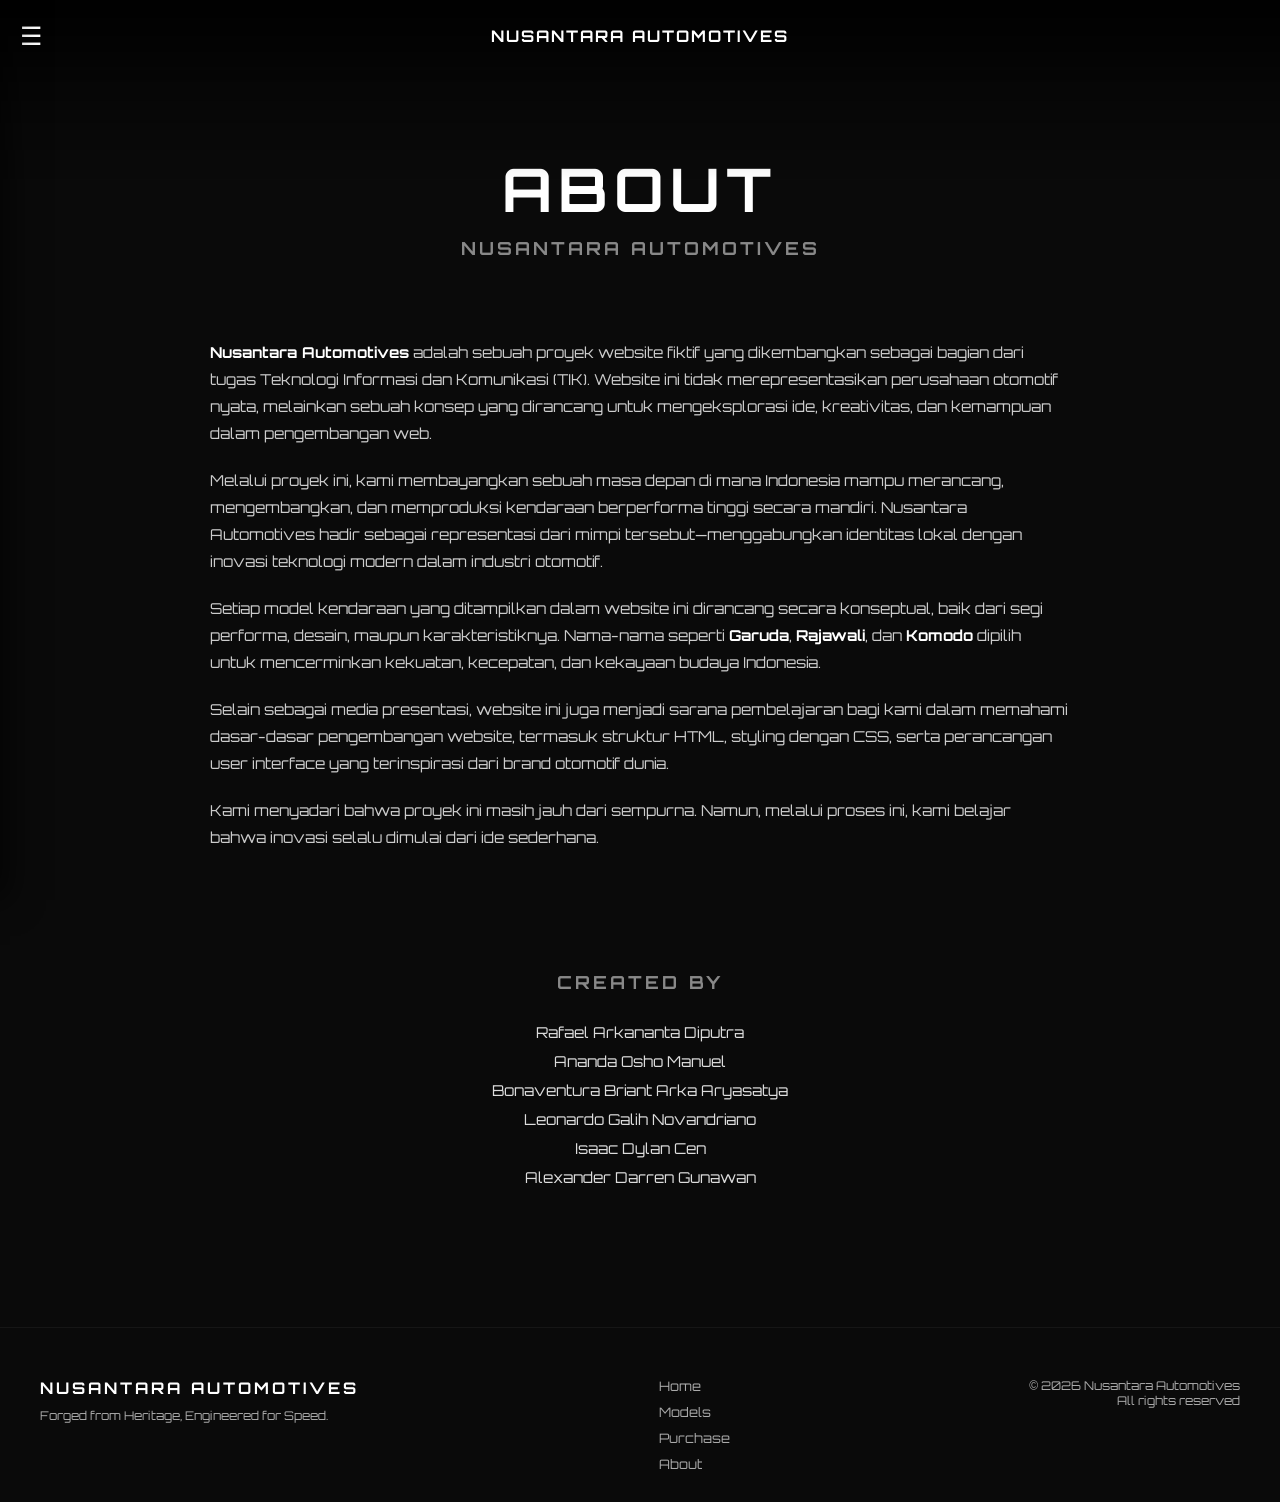
<file: About.html>
<!DOCTYPE html>
<html lang="en">
<head>
  <meta charset="UTF-8">
  <title>About - Nusantara Automotives</title>

  <link rel="stylesheet" href="style.css">
  <link href="https://fonts.googleapis.com/css2?family=Orbitron:wght@400;700&display=swap" rel="stylesheet">
</head>

<div class="top-gradient"></div>
<body class="about-page">

<body>

<!-- NAVBAR -->
<header class="navbar">

  <div class="menu-btn" onclick="openMenu()">☰</div>

  <div class="logo">
    <span>NUSANTARA AUTOMOTIVES</span>
  </div>

</header>

<!--Sidebar menu-->
<div id="sidebar" class="sidebar">

  <span class="close-btn" onclick="closeMenu()">&times;</span>

  <a href="index.html">Home</a>
  <a href="models.html">Models Overview</a>
  <a href="Buy.html">Purchase</a>
  <a href="About.html">About</a>

</div>

<div id="overlay" class="overlay" onclick="closeMenu()"></div>

<script>
function openMenu() {
  document.getElementById("sidebar").classList.add("active");
  document.getElementById("overlay").classList.add("active");
}

function closeMenu() {
  document.getElementById("sidebar").classList.remove("active");
  document.getElementById("overlay").classList.remove("active");
}
</script>

<!-- HERO -->
<section class="about-hero">
  <h1>ABOUT</h1>
  <h2>NUSANTARA AUTOMOTIVES</h2>
</section>

<!-- CONTENT -->
<section class="about-content">

  <div class="about-text">
    <p>
      <strong>Nusantara Automotives</strong> adalah sebuah proyek website fiktif yang dikembangkan sebagai bagian dari tugas Teknologi Informasi dan Komunikasi (TIK). Website ini tidak merepresentasikan perusahaan otomotif nyata, melainkan sebuah konsep yang dirancang untuk mengeksplorasi ide, kreativitas, dan kemampuan dalam pengembangan web.
    </p>

    <p>
      Melalui proyek ini, kami membayangkan sebuah masa depan di mana Indonesia mampu merancang, mengembangkan, dan memproduksi kendaraan berperforma tinggi secara mandiri. Nusantara Automotives hadir sebagai representasi dari mimpi tersebut—menggabungkan identitas lokal dengan inovasi teknologi modern dalam industri otomotif.
    </p>

    <p>
      Setiap model kendaraan yang ditampilkan dalam website ini dirancang secara konseptual, baik dari segi performa, desain, maupun karakteristiknya. Nama-nama seperti <strong>Garuda</strong>, <strong>Rajawali</strong>, dan <strong>Komodo</strong> dipilih untuk mencerminkan kekuatan, kecepatan, dan kekayaan budaya Indonesia.
    </p>

    <p>
      Selain sebagai media presentasi, website ini juga menjadi sarana pembelajaran bagi kami dalam memahami dasar-dasar pengembangan website, termasuk struktur HTML, styling dengan CSS, serta perancangan user interface yang terinspirasi dari brand otomotif dunia.
    </p>

    <p>
      Kami menyadari bahwa proyek ini masih jauh dari sempurna. Namun, melalui proses ini, kami belajar bahwa inovasi selalu dimulai dari ide sederhana.
    </p>
  </div>

</section>

<!-- TEAM -->
<section class="team-section">

  <h3>CREATED BY</h3>

  <div class="team-list">
    <p>Rafael Arkananta Diputra</p>
    <p>Ananda Osho Manuel</p>
    <p>Bonaventura Briant Arka Aryasatya</p>
    <p>Leonardo Galih Novandriano</p>
    <p>Isaac Dylan Cen</p>
    <p>Alexander Darren Gunawan</p>
  </div>

</section>

<!-- FOOTER -->
<footer class="footer">

  <div class="footer-content">

    <div class="footer-left">
      <h2>NUSANTARA AUTOMOTIVES</h2>
      <p>Forged from Heritage, Engineered for Speed.</p>
    </div>

    <div class="footer-links">
      <a href="index.html">Home</a>
      <a href="models.html">Models</a>
      <a href="Buy.html">Purchase</a>
      <a href="About.html">About</a>
    </div>

    <div class="footer-right">
      <p>© 2026 Nusantara Automotives</p>
      <p>All rights reserved</p>
    </div>

  </div>

</footer>


</body>
</html>
</file>
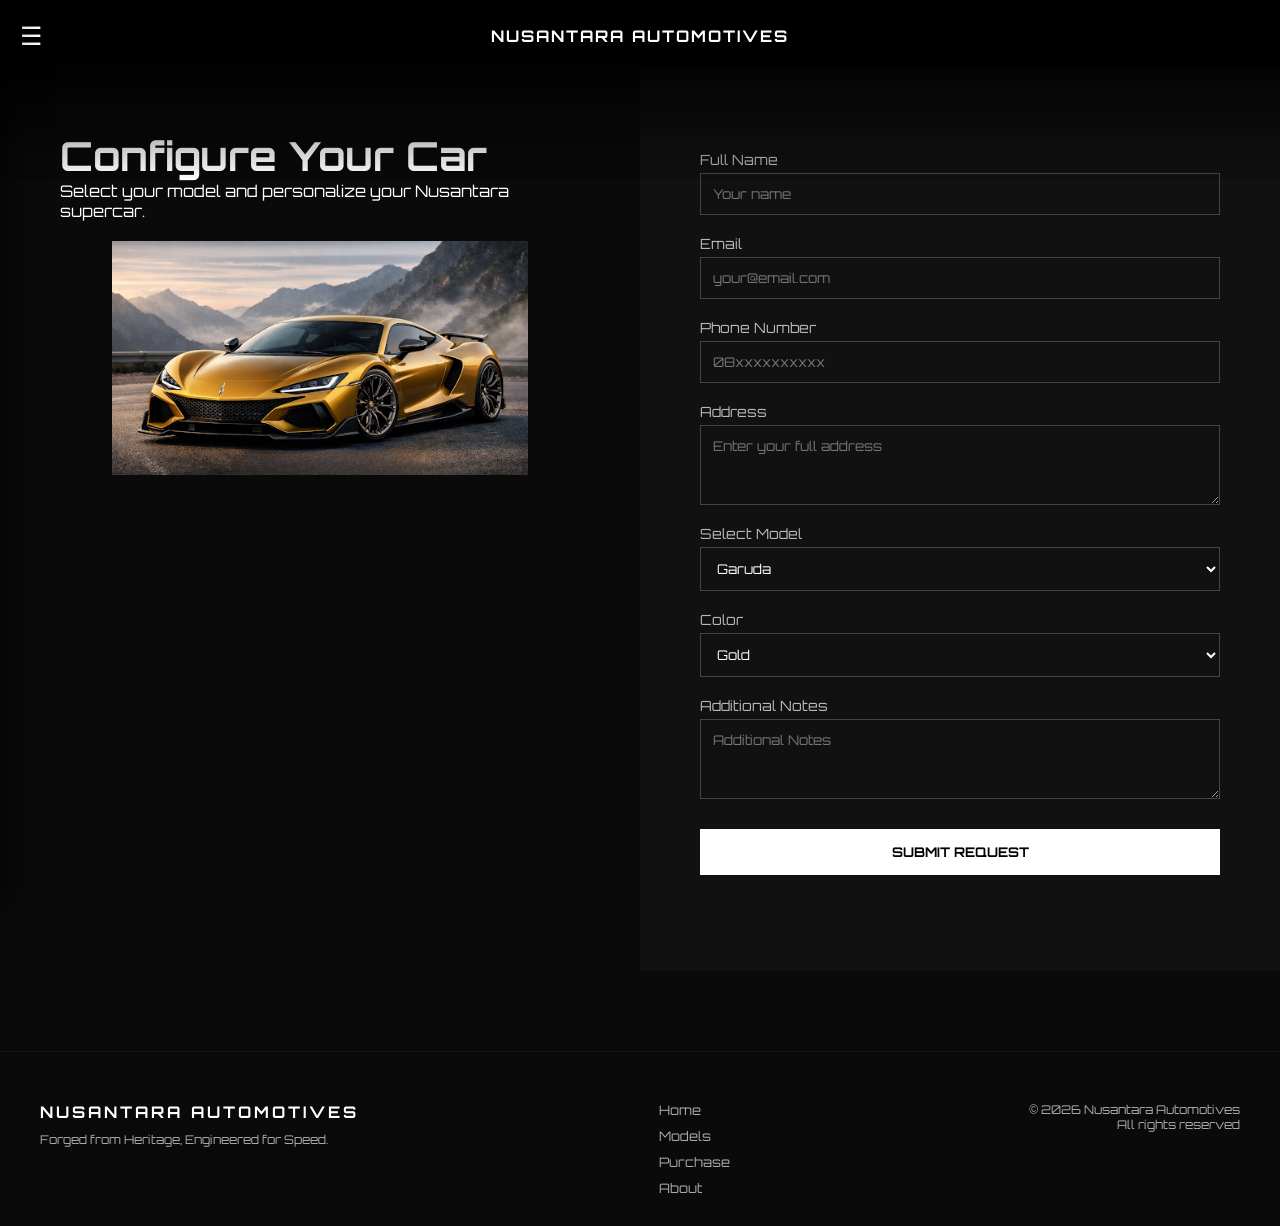
<file: Buy.html>
<!DOCTYPE html>
<html lang="en">
<head>
  <meta charset="UTF-8">
  <title>Purchase | Nusantara Automotives</title>
  <link rel="stylesheet" href="style.css">
  <link href="https://fonts.googleapis.com/css2?family=Orbitron:wght@400;700&display=swap" rel="stylesheet">
</head>
<div class="top-gradient"></div>
<div class="top-gradient"></div>
<body>

<!-- NAVBAR -->
<header class="navbar">

  <div class="menu-btn" onclick="openMenu()">☰</div>

  <div class="logo">
    <span>NUSANTARA AUTOMOTIVES</span>
  </div>

</header>

<!--Sidebar menu-->
<div id="sidebar" class="sidebar">

  <span class="close-btn" onclick="closeMenu()">&times;</span>

  <a href="index.html">Home</a>
  <a href="models.html">Models Overview</a>
  <a href="Buy.html">Purchase</a>
  <a href="About.html">About</a>

</div>

<div id="overlay" class="overlay" onclick="closeMenu()"></div>

<script>
function openMenu() {
  document.getElementById("sidebar").classList.add("active");
  document.getElementById("overlay").classList.add("active");
}

function closeMenu() {
  document.getElementById("sidebar").classList.remove("active");
  document.getElementById("overlay").classList.remove("active");
}
</script>

<section class="purchase">

  <div class="left">
    <h1>Configure Your Car</h1>
    <p>Select your model and personalize your Nusantara supercar.</p>

    <img id="car-image" src="foto mobil/GARUDA/Garuda Gold/garuda r garuda gold DD.png">
  </div>

  <div class="right">

    <form>

      <label>Full Name</label>
      <input type="text" placeholder="Your name" required>

      <label>Email</label>
      <input type="email" placeholder="your@email.com" required>

      <label>Phone Number</label>
      <input type="tel" id="phone" placeholder="08xxxxxxxxxx" required>

      <label>Address</label>
      <textarea placeholder="Enter your full address" required></textarea>

      <label>Select Model</label>
      <select id="model">
        <option value="bima">Bima</option>
        <option value="garuda" selected>Garuda</option>
        <option value="keris">Keris</option>
        <option value="naga">Naga</option>
        <option value="rajawali">Rajawali</option>
        <option value="samudra">Samudra</option>
      </select>

      <label>Color</label>
      <select id="color"></select>

      <label>Additional Notes</label>
      <textarea placeholder="Additional Notes"></textarea>

      <button type="submit">SUBMIT REQUEST</button>

    </form>

  </div>

</section>

<script>
/* PHONE VALIDATION (ONLY NUMBERS) */
document.getElementById("phone").addEventListener("input", function() {
  this.value = this.value.replace(/[^0-9]/g, '');
});

/* ELEMENTS */
const modelSelect = document.getElementById("model");
const colorSelect = document.getElementById("color");
const carImage = document.getElementById("car-image");

/* IMAGE DATABASE */
const images = {

  bima: {
    red: "foto mobil/BIMA/Bima Crimson Red/bima crimson red DD.png",
    black: "foto mobil/BIMA/Java Obsidian Black/bima java obsidian black DD.png",
    green: "foto mobil/BIMA/Kalimantan Iron Green/bima kalimantan iron green DD.png",
    silver: "foto mobil/BIMA/Storm Silver Metalic/bima storm silver DD.png"
  },

  garuda: {
    gold: "foto mobil/GARUDA/Garuda Gold/garuda r garuda gold DD.png",
    red: "foto mobil/GARUDA/Majapahit Red/garuda r majapahit red DD.png",
    black: "foto mobil/GARUDA/Volcanic Black/garuda r volcanic black DD.png",
    green: "foto mobil/GARUDA/Emerald Borneo/garuda r emerald borneo DD.png"
  },

  keris: {
    black: "foto mobil/KERIS/volcanic black/Volcanic Black diag.png",
    red: "foto mobil/KERIS/majapahit red/Majapahit Red diag.png",
    green: "foto mobil/KERIS/emerald borneo/Emerald Borneo diag.png",
    silver: "foto mobil/KERIS/silver pamor/Silver Pamor diag.png"
  },

  naga: {
    red: "foto mobil/NAGA/dragon blood red/Dragon Blood Red diag.png",
    green: "foto mobil/NAGA/Emerald Dragon Green/Emerald Dragon Green diag.png",
    black: "foto mobil/NAGA/obsidian track black/Obsidian Track Black diag.png",
    silver: "foto mobil/NAGA/titanium silver storm/Titanium Silver Storm diag.png",
    orange: "foto mobil/NAGA/volcanic lava orange/Volcanic Lava Orange diag.png"
  },

  rajawali: {
    green: "foto mobil/RAJAWALI/borneo emerald green/borneo emerald green diag.png",
    red: "foto mobil/RAJAWALI/majapahit red/Majapahit Red diag.png",
    black: "foto mobil/RAJAWALI/midnight black/Midnight Black diag.png",
    gold: "foto mobil/RAJAWALI/royal garuda gold/Royal Garuda Gold diag.png"
  },

  samudra: {
    blue: "foto mobil/SAMUDRA/Deep Ocean Blue/samudra deep ocean blue DD.png",
    green: "foto mobil/SAMUDRA/Emerald Sea Green/samudra emerald green DD.png",
    white: "foto mobil/SAMUDRA/Pearl Coral White/samudra pearl coral white DD.png",
    black: "foto mobil/SAMUDRA/Volcanic Black/samudra volcanic black DD.png"
  }

};

/* UPDATE COLOR OPTIONS BASED ON MODEL */
function updateColorOptions() {
  const model = modelSelect.value;

  // clear dropdown
  colorSelect.innerHTML = "";

  const availableColors = images[model];

  for (let color in availableColors) {
    const option = document.createElement("option");
    option.value = color;
    option.textContent = color.charAt(0).toUpperCase() + color.slice(1);
    colorSelect.appendChild(option);
  }

  updateCar(); // langsung update gambar
}

/* UPDATE IMAGE */
function updateCar() {
  const model = modelSelect.value;
  const color = colorSelect.value;

  if (images[model] && images[model][color]) {
    carImage.src = images[model][color];
  }
}

/* EVENTS */
modelSelect.addEventListener("change", updateColorOptions);
colorSelect.addEventListener("change", updateCar);

/* INIT */
updateColorOptions();

</script>

<!-- FOOTER -->
<footer class="footer">

  <div class="footer-content">

    <div class="footer-left">
      <h2>NUSANTARA AUTOMOTIVES</h2>
      <p>Forged from Heritage, Engineered for Speed.</p>
    </div>

    <div class="footer-links">
      <a href="index.html">Home</a>
      <a href="models.html">Models</a>
      <a href="Buy.html">Purchase</a>
      <a href="About.html">About</a>
    </div>

    <div class="footer-right">
      <p>© 2026 Nusantara Automotives</p>
      <p>All rights reserved</p>
    </div>

  </div>

</footer>


</body>
</html>
</file>
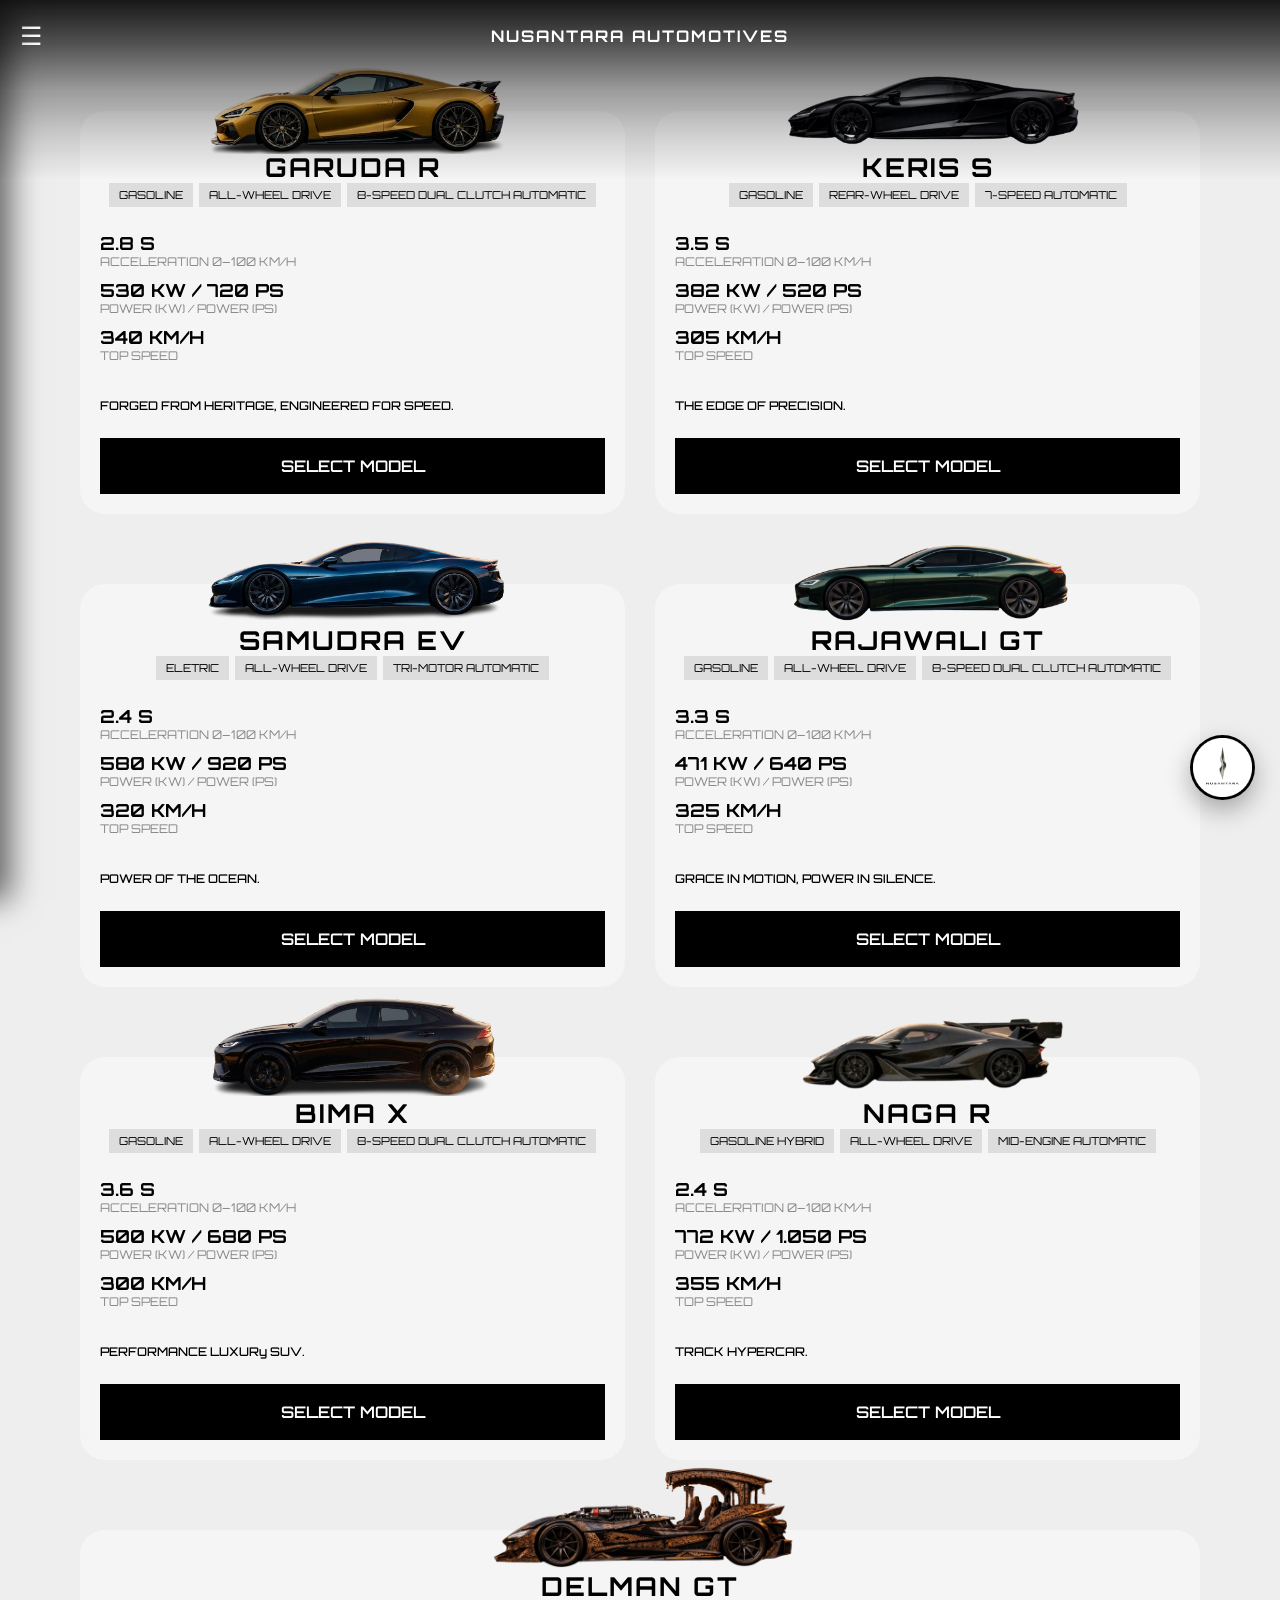
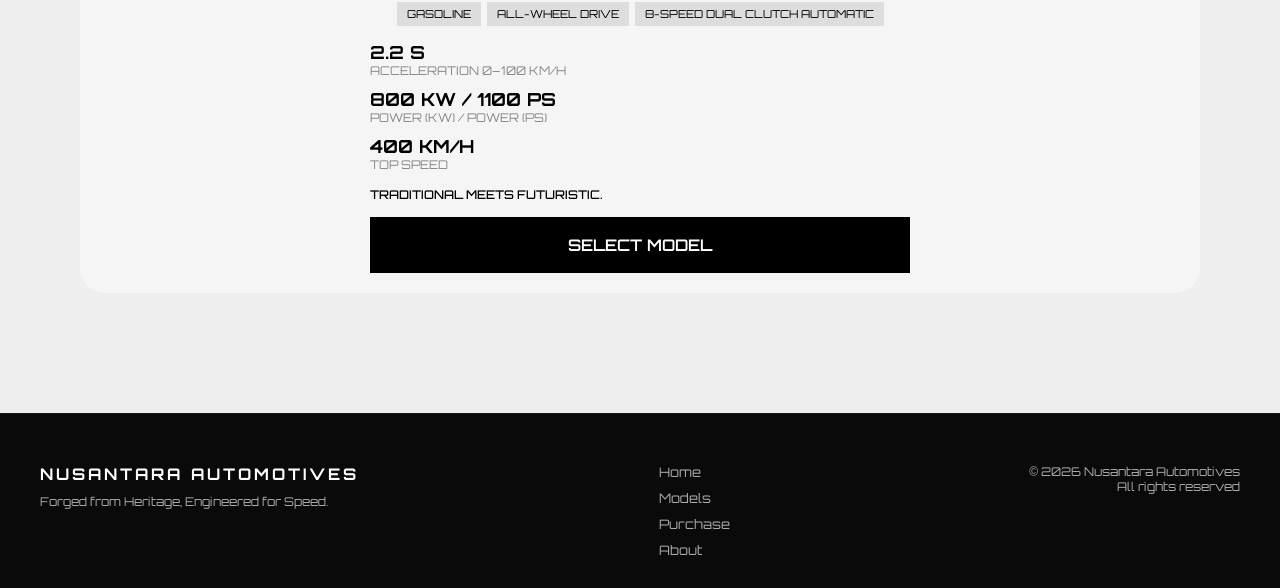
<file: models.html>
<!DOCTYPE html>
<html lang="en">
<head>
  <meta charset="UTF-8">
  <title>Models - Nusantara Automotives</title>
  <link rel="stylesheet" href="style.css">

  <link href="https://fonts.googleapis.com/css2?family=Orbitron:wght@400;700&display=swap" rel="stylesheet">
</head>

<!--floating cs-->
<a href="https://wa.me/62867676767" target="_blank" class="cs-button">
  <img src="foto mobil\Another\logo.png" alt="Customer Service">
</a>

<body class="models-page">
<div class="top-gradient"></div>


<!-- NAVBAR -->
<header class="navbar">

  <div class="menu-btn" onclick="openMenu()">☰</div>

  <div class="logo">
    <span>NUSANTARA AUTOMOTIVES</span>
  </div>

</header>

<!--Sidebar menu-->
<div id="sidebar" class="sidebar">

  <span class="close-btn" onclick="closeMenu()">&times;</span>

  <a href="index.html">Home</a>
  <a href="models.html">Models Overview</a>
  <a href="Buy.html">Purchase</a>
  <a href="About.html">About</a>

</div>

<div id="overlay" class="overlay" onclick="closeMenu()"></div>

<script>
function openMenu() {
  document.getElementById("sidebar").classList.add("active");
  document.getElementById("overlay").classList.add("active");
}

function closeMenu() {
  document.getElementById("sidebar").classList.remove("active");
  document.getElementById("overlay").classList.remove("active");
}
</script>


<!-- GRID -->
<section class="models-grid">

  <!-- 1 -->
  <div class="model-card">
    <img src="foto mobil\GARUDA\Garuda Gold\garuda r garuda gold.png">
    <h2>GARUDA R</h2>

    <div class="tags">
      <span>GASOLINE</span>
      <span>ALL-WHEEL DRIVE</span>
      <span>8-SPEED DUAL CLUTCH AUTOMATIC</span>
    </div>

    <div class="specs">
      <div class="spec-main">2.8 S</div>
      <div class="spec-sub">ACCELERATION 0–100 KM/H</div>

      <div class="spec-main">530 KW / 720 PS</div>
      <div class="spec-sub">POWER (KW) / POWER (PS)</div>

      <div class="spec-main">340 KM/H</div>
      <div class="spec-sub">TOP SPEED</div>
    </div>

    <p class="tagline">FORGED FROM HERITAGE, ENGINEERED FOR SPEED.</p>
    <a href="mobil\garuda.html" class="select-btn">SELECT MODEL</a>
  </div>

  <!-- 2 -->
  <div class="model-card">
    <img src="foto mobil\KERIS\volcanic black\Volcanic Black side bgr.png">
    <h2>KERIS S</h2>

    <div class="tags">
      <span>GASOLINE</span>
      <span>REAR-WHEEL DRIVE</span>
      <span>7-SPEED AUTOMATIC</span>
    </div>

    <div class="specs">
      <div class="spec-main">3.5 S</div>
      <div class="spec-sub">ACCELERATION 0–100 KM/H</div>

      <div class="spec-main">382 KW / 520 PS</div>
      <div class="spec-sub">POWER (KW) / POWER (PS)</div>

      <div class="spec-main">305 KM/H</div>
      <div class="spec-sub">TOP SPEED</div>
    </div>

    <p class="tagline">THE EDGE OF PRECISION.</p>
    <a href="mobil\keris.html" class="select-btn">SELECT MODEL</a>
  </div>

  <!-- 3 -->
  <div class="model-card">
    <img src="foto mobil\SAMUDRA\Deep Ocean Blue\samudra deep ocean blue.png">
    <h2>SAMUDRA EV</h2>

    <div class="tags">
      <span>ELETRIC</span>
      <span>ALL-WHEEL DRIVE</span>
      <span>TRI-MOTOR AUTOMATIC</span>
    </div>

    <div class="specs">
      <div class="spec-main">2.4 S</div>
      <div class="spec-sub">ACCELERATION 0–100 KM/H</div>

      <div class="spec-main">580 KW / 920 PS</div>
      <div class="spec-sub">POWER (KW) / POWER (PS)</div>

      <div class="spec-main">320 KM/H</div>
      <div class="spec-sub">TOP SPEED</div>
    </div>

    <p class="tagline">POWER OF THE OCEAN.</p>
    <a href="mobil\samudra.html" class="select-btn">SELECT MODEL</a>
  </div>

  <!-- 4 -->
  <div class="model-card">
    <img src="foto mobil\RAJAWALI\borneo emerald green\Borneo Emerald Green side bgr.png">
    <h2>RAJAWALI GT</h2>

    <div class="tags">
      <span>GASOLINE</span>
      <span>ALL-WHEEL DRIVE</span>
      <span>8-SPEED DUAL CLUTCH AUTOMATIC</span>
    </div>

    <div class="specs">
      <div class="spec-main">3.3 S</div>
      <div class="spec-sub">ACCELERATION 0–100 KM/H</div>

      <div class="spec-main">471 KW / 640 PS</div>
      <div class="spec-sub">POWER (KW) / POWER (PS)</div>

      <div class="spec-main">325 KM/H</div>
      <div class="spec-sub">TOP SPEED</div>
    </div>

    <p class="tagline">GRACE IN MOTION, POWER IN SILENCE.</p>
    <a href="mobil\rajawali.html" class="select-btn">SELECT MODEL</a>
  </div>

  <!-- 5 -->
  <div class="model-card">
    <img src="foto mobil\BIMA\Java Obsidian Black\bima java obsidian black.png">
    <h2>BIMA X</h2>

    <div class="tags">
      <span>GASOLINE</span>
      <span>ALL-WHEEL DRIVE</span>
      <span>8-SPEED DUAL CLUTCH AUTOMATIC</span>
    </div>

    <div class="specs">
      <div class="spec-main">3.6 S</div>
      <div class="spec-sub">ACCELERATION 0–100 KM/H</div>

      <div class="spec-main">500 KW / 680 PS</div>
      <div class="spec-sub">POWER (KW) / POWER (PS)</div>

      <div class="spec-main">300 KM/H</div>
      <div class="spec-sub">TOP SPEED</div>
    </div>

    <p class="tagline">PERFORMANCE LUXURy SUV.</p>
    <a href="mobil\bima.html" class="select-btn">SELECT MODEL</a>
  </div>

  <!-- 6 -->
  <div class="model-card">
    <img src="foto mobil\NAGA\obsidian track black\Obsidian Track Black side bgr.png">
    <h2>NAGA R</h2>

    <div class="tags">
      <span>GASOLINE HYBRID</span>
      <span>ALL-WHEEL DRIVE</span>
      <span>MID-ENGINE AUTOMATIC</span>
    </div>

    <div class="specs">
      <div class="spec-main">2.4 S</div>
      <div class="spec-sub">ACCELERATION 0–100 KM/H</div>

      <div class="spec-main">772 KW / 1.050 PS</div>
      <div class="spec-sub">POWER (KW) / POWER (PS)</div>

      <div class="spec-main">355 KM/H</div>
      <div class="spec-sub">TOP SPEED</div>
    </div>

    <p class="tagline">TRACK HYPERCAR.</p>
    <a href="mobil\naga.html" class="select-btn">SELECT MODEL</a>
  </div>

  <!-- FEATURED -->
  <div class="model-card featured">

    <img src="foto mobil\Delman\delman side.png"> <!-- blm ada foto delaman -->

    <div class="featured-content">

      <h2>DELMAN GT</h2>

      <div class="tags">
        <span>GASOLINE</span>
        <span>ALL-WHEEL DRIVE</span>
        <span>8-SPEED DUAL CLUTCH AUTOMATIC</span>
      </div>

      <div class="specs">
        <div class="spec-main">2.2 S</div>
        <div class="spec-sub">ACCELERATION 0–100 KM/H</div>

        <div class="spec-main">800 KW / 1100 PS</div>
        <div class="spec-sub">POWER (KW) / POWER (PS)</div>

        <div class="spec-main">400 KM/H</div>
        <div class="spec-sub">TOP SPEED</div>
      </div>

      <p class="tagline">
        TRADITIONAL MEETS FUTURISTIC.
      </p>

      <a href="mobil\delman.html" class="select-btn">SELECT MODEL</a>

    </div>

  </div>

</section>

<!-- FOOTER -->
<footer class="footer">

  <div class="footer-content">

    <div class="footer-left">
      <h2>NUSANTARA AUTOMOTIVES</h2>
      <p>Forged from Heritage, Engineered for Speed.</p>
    </div>

    <div class="footer-links">
      <a href="index.html">Home</a>
      <a href="models.html">Models</a>
      <a href="Buy.html">Purchase</a>
      <a href="About.html">About</a>
    </div>

    <div class="footer-right">
      <p>© 2026 Nusantara Automotives</p>
      <p>All rights reserved</p>
    </div>

  </div>

</footer>


</body>
</html>
</file>
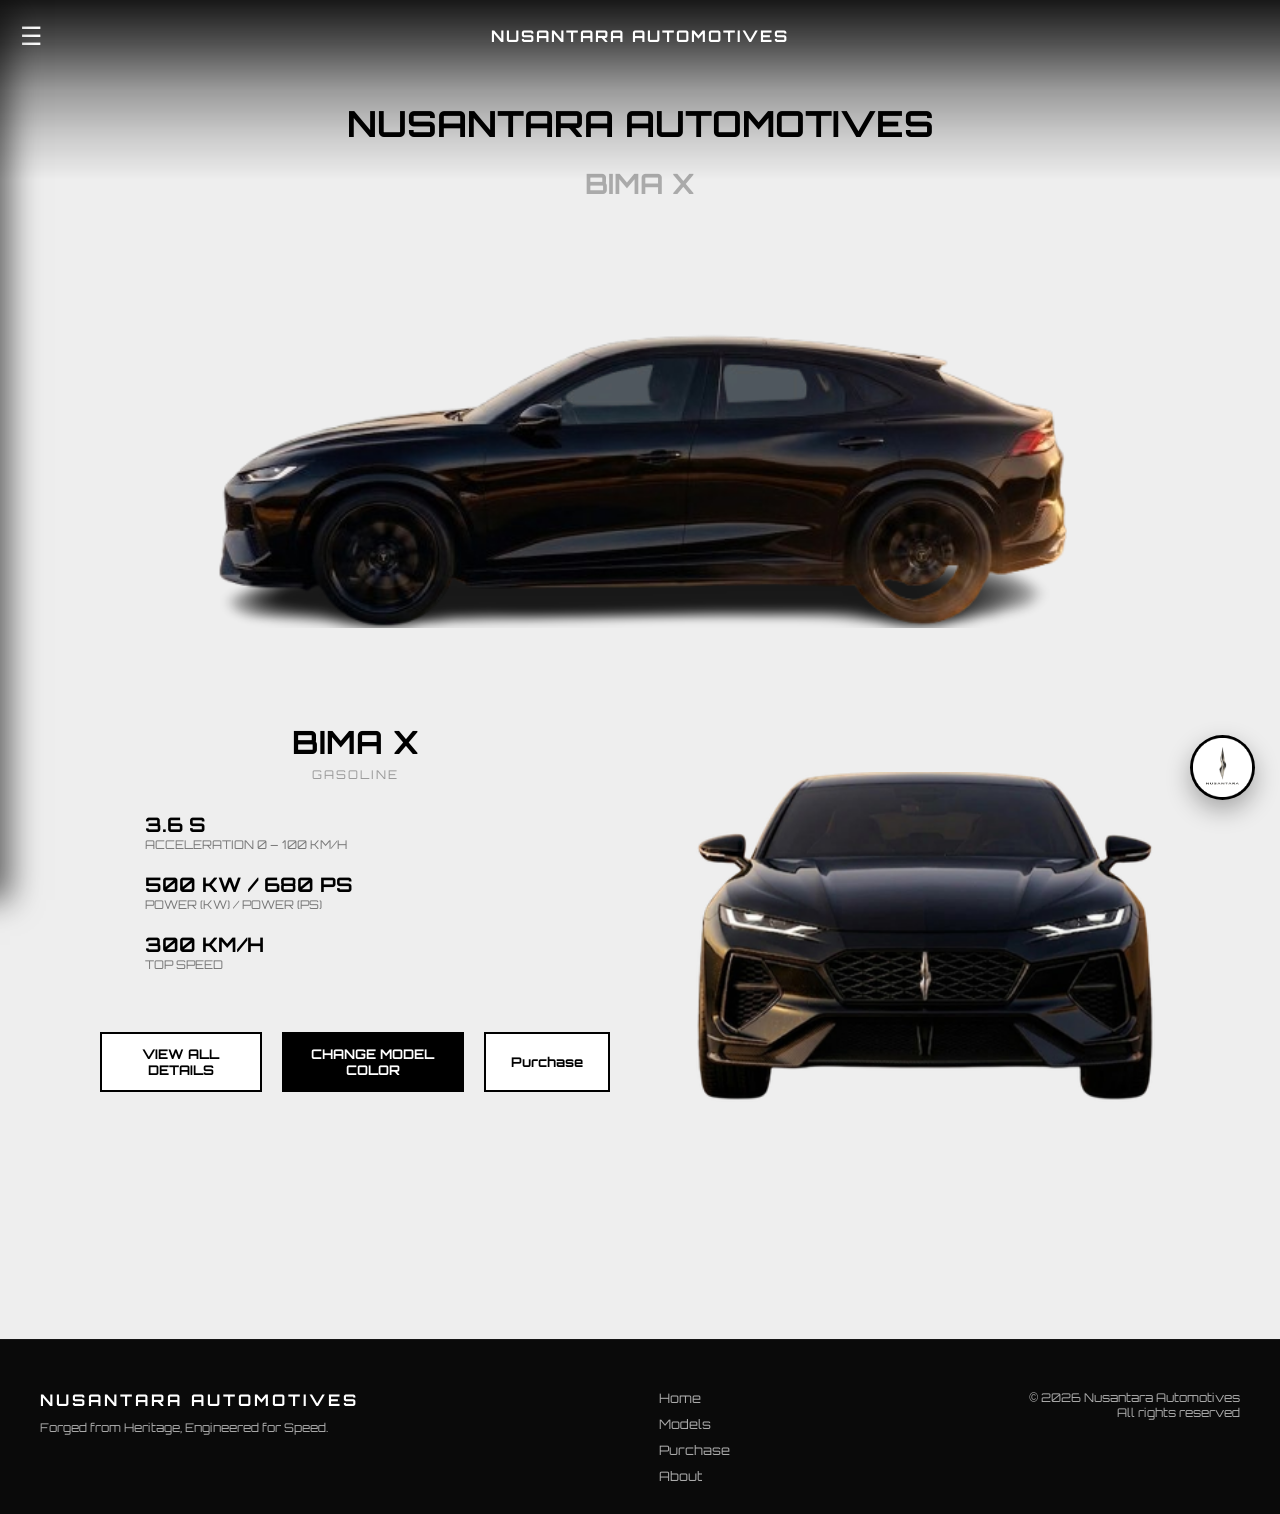
<file: mobil/bima.html>
<!DOCTYPE html>
<html lang="en">
<head>
  <meta charset="UTF-8">
  <title>Bima X - Nusantara</title>

  <link rel="stylesheet" href="../style.css">
  <link href="https://fonts.googleapis.com/css2?family=Orbitron:wght@400;700&display=swap" rel="stylesheet">
</head>

<!--floating cs-->
<a href="https://wa.me/62867676767" target="_blank" class="cs-button">
  <img src="..\foto mobil\Another\logo.png" alt="Customer Service">
</a>

<div class="top-gradient"></div>
<body class="detail-page">

<!-- HEADER (FIX: sekarang di dalam body) -->
<!-- NAVBAR -->
<header class="navbar">

  <div class="menu-btn" onclick="openMenu()">☰</div>

  <div class="logo">
    <span>NUSANTARA AUTOMOTIVES</span>
  </div>

</header>

<!--Sidebar menu-->
<div id="sidebar" class="sidebar">

  <span class="close-btn" onclick="closeMenu()">&times;</span>

      <a href="..\index.html">Home</a>
      <a href="..\models.html">Models</a>
      <a href="..\Buy.html">Purchase</a>
      <a href="..\About.html">About</a>

</div>

<div id="overlay" class="overlay" onclick="closeMenu()"></div>

<script>
function openMenu() {
  document.getElementById("sidebar").classList.add("active");
  document.getElementById("overlay").classList.add("active");
}

function closeMenu() {
  document.getElementById("sidebar").classList.remove("active");
  document.getElementById("overlay").classList.remove("active");
}
</script>

<!-- TOP -->
<section class="detail-top">
  <h1>NUSANTARA AUTOMOTIVES</h1>
  <h2>BIMA X</h2>

  <img id="car-side"
       src="../foto mobil/BIMA/Java Obsidian Black/bima java obsidian black.png"
       onerror="this.src='https://placehold.co/1200x500?text=Side+View'">
</section>

<!-- BOTTOM -->
<section class="detail-bottom">

  <!-- LEFT -->
  <div class="detail-left">

    <!-- INFO -->
    <div class="info-block">
      <h2 class="model-name">BIMA X</h2>
      <p class="fuel">GASOLINE</p>

      <div class="spec-block">
        <h3>3.6 S</h3>
        <p>ACCELERATION 0 – 100 KM/H</p>

        <h3>500 KW / 680 PS</h3>
        <p>POWER (KW) / POWER (PS)</p>

        <h3>300 KM/H</h3>
        <p>TOP SPEED</p>
      </div>
    </div>

    <!-- ACTION -->
    <div class="action-block">

      <div class="detail-buttons">
        <button id="open-spec" class="btn-outline">VIEW ALL DETAILS</button>
        <button id="color-toggle" class="btn-dark">CHANGE MODEL COLOR</button>
        <button class="btn-outline" onclick="window.location.href='../Buy.html'">
          Purchase
        </button>
      </div>

      <!-- COLOR PANEL -->
      <div id="color-panel" class="color-panel">

        <p class="color-label">SELECT COLOR</p>

        <div class="color-options">

           <span class="color"
              style="background:#a12a2a"
              data-side="../foto mobil/BIMA/Bima Crimson Red/bima crimson red.png"
              data-front="../foto mobil/BIMA/Bima Crimson Red/bima crimson red FV.png"
              data-name="BIMA CRIMSON RED"
              data-desc="AGGRESSIVE RED PERFORMANCE COLOR">
            </span>
            <span class="color"
              style="background:#5a5f63"

              data-side="../foto mobil/BIMA/Garuda Titanium Grey/bima garuda titanium grey.png"
              data-front="../foto mobil/BIMA/Garuda Titanium Grey/bima garuda titanium grey FV.png"

              data-name="GARUDA TITANIUM GREY"
              data-desc="DARK METALLIC GREY WITH STRONG CHARACTER">
            </span>
            <span class="color"
              style="background:#080808"
              data-side="../foto mobil/BIMA/Java Obsidian Black/bima java obsidian black.png"
              data-front="../foto mobil/BIMA/Java Obsidian Black/bima java obsidian black FV.png"
              data-name="JAVA OBSIDIAN BLACK"
              data-desc="DEEP BLACK PREMIUM FINISH">
            </span>
            <span class="color"
              style="background:#2f4f3e"

              data-side="../foto mobil/BIMA/Kalimantan Iron Green/bima kalimantan iron green.png"
              data-front="../foto mobil/BIMA/Kalimantan Iron Green/bima kalimantan iron green FV.png"

              data-name="KALIMANTAN IRON GREEN"
              data-desc="DARK GREEN INSPIRED BY TROPICAL FOREST">
            </span>
            <span class="color"
              style="background:#c0c0c0"

              data-side="../foto mobil/BIMA/Storm Silver Metalic/bima storm silver.png"
              data-front="../foto mobil/BIMA/Storm Silver Metalic/bima storm silver FV.png"

              data-name="STORM SILVER METALLIC"
              data-desc="MODERN SILVER METALLIC FINISH">
            </span>

        </div>

        <!-- INFO WARNA -->
        <div class="color-info-box">
          <h4 id="color-name"></h4>
          <p id="color-desc"></p>
        </div>

      </div>

    </div>

  </div>

  <!-- RIGHT -->
  <div class="detail-right">
    <img id="car-front"
         src="../foto mobil/BIMA/Java Obsidian Black/bima java obsidian black FV.png"
         onerror="this.src='https://placehold.co/600x400?text=Front+View'">
  </div>

</section>

<div id="spec-overlay" class="spec-overlay">

  <!-- BLUR BACKGROUND -->
  <div class="spec-backdrop"></div>

  <!-- PANEL -->
<div class="spec-panel">

  <div class="spec-header">
    <h2>NUSANTARA BIMA X</h2>
    <span id="close-spec" class="close-btn">&times;</span>
  </div>

  <!-- TAGLINE -->
  <p class="spec-tagline">
    Powerful. Bold. Dominant.
  </p>

  <!-- DESCRIPTION -->
  <p class="spec-desc">
    Bima X adalah performance luxury SUV yang menggabungkan kekuatan besar,
    stabilitas tinggi, dan kenyamanan premium untuk penggunaan harian maupun jarak jauh.
  </p>

  <!-- ACCORDION -->
  <div class="spec-accordion">

    <!-- DESIGN -->
    <div class="spec-item">
      <div class="spec-title">Design Philosophy</div>
      <div class="spec-content">
        <p><strong>Powerful SUV Design</strong> menghadirkan karakter kuat,
        tegas, dan dominan dengan sentuhan khas Nusantara.</p>

        <ul>
          <li>Strong and sharp body lines</li>
          <li>Wide fender and athletic stance</li>
          <li>High and dominant proportions</li>
        </ul>
      </div>
    </div>

    <!-- EXTERIOR -->
    <div class="spec-item">
      <div class="spec-title">Exterior Highlights</div>
      <div class="spec-content">
        <ul>
          <li><strong>Matrix LED Adaptive Headlights</strong></li>
          <li><strong>Keris Curve Body Line</strong></li>
          <li><strong>23” Performance Wheels</strong></li>
          <li><strong>Active Rear Spoiler</strong></li>
        </ul>
      </div>
    </div>

    <!-- INTERIOR -->
    <div class="spec-item">
      <div class="spec-title">Interior Experience</div>
      <div class="spec-content">
        <ul>
          <li>15” OLED Display & Digital Cluster</li>
          <li>Augmented Reality Navigation</li>
          <li>Nappa leather & carbon trim</li>
          <li>Brushed aluminium finish</li>
          <li>Luxury sport seats with massage</li>
        </ul>
      </div>
    </div>

    <!-- PERFORMANCE -->
    <div class="spec-item">
      <div class="spec-title">Performance</div>
      <div class="spec-content">
        <ul>
          <li>4.0L Twin Turbo V8</li>
          <li>680 HP / 850 Nm</li>
          <li>0–100 km/h: 3.6 s</li>
          <li>0–200 km/h: 12.4 s</li>
          <li>Top Speed: 300 km/h</li>
        </ul>
      </div>
    </div>

    <!-- CHASSIS -->
    <div class="spec-item">
      <div class="spec-title">Chassis & Aerodynamics</div>
      <div class="spec-content">
        <ul>
          <li>Adaptive air suspension</li>
          <li>Active aero components</li>
          <li>Flat aerodynamic floor</li>
          <li>Drag coefficient: 0.34 Cd</li>
        </ul>
      </div>
    </div>

    <!-- TECHNOLOGY -->
    <div class="spec-item">
      <div class="spec-title">Technology</div>
      <div class="spec-content">
        <ul>
          <li>Drive mode selector</li>
          <li>360° camera system</li>
          <li>Adaptive cruise control</li>
          <li>AI driving assistant</li>
          <li>AR navigation system</li>
        </ul>
      </div>
    </div>

    <!-- SUMMARY -->
    <div class="spec-item">
      <div class="spec-title">Specifications Summary</div>
      <div class="spec-content">
        <ul>
          <li>Engine: 4.0L Twin Turbo V8</li>
          <li>Power: 680 HP</li>
          <li>Torque: 850 Nm</li>
          <li>Drivetrain: AWD</li>
          <li>Transmission: 8-Speed DCT</li>
        </ul>
      </div>
    </div>

  </div>

</div>

</div>

<!-- SCRIPT -->
<script>
const sideImage = document.getElementById("car-side");
const frontImage = document.getElementById("car-front");

const colorButtons = document.querySelectorAll(".color");

const colorName = document.getElementById("color-name");
const colorDesc = document.getElementById("color-desc");

const toggleBtn = document.getElementById("color-toggle");
const colorPanel = document.getElementById("color-panel");

const model = "garuda";

/* COLOR SWITCH + TEXT */
colorButtons.forEach(btn => {
  btn.addEventListener("click", () => {
    const color = btn.dataset.color;

    sideImage.style.opacity = 0;
    frontImage.style.opacity = 0;

    setTimeout(() => {
      sideImage.src = btn.dataset.side;
      frontImage.src = btn.dataset.front;

      sideImage.style.opacity = 1;
      frontImage.style.opacity = 1;
    }, 150);

    // UPDATE TEXT
    colorName.textContent = btn.dataset.name;
    colorDesc.textContent = btn.dataset.desc;

    // ACTIVE
    colorButtons.forEach(b => b.classList.remove("active"));
    btn.classList.add("active");
  });
});

/* DEFAULT */
const defaultColor = document.querySelector('[data-color="gold"]');
if (defaultColor) {
  defaultColor.classList.add("active");
  colorName.textContent = defaultColor.dataset.name;
  colorDesc.textContent = defaultColor.dataset.desc;
}

/* TOGGLE PANEL */
if (toggleBtn && colorPanel) {
  toggleBtn.addEventListener("click", () => {
    colorPanel.classList.toggle("active");
  });
}

const openSpec = document.getElementById("open-spec");
const closeSpec = document.getElementById("close-spec");
const specOverlay = document.getElementById("spec-overlay");

if (openSpec && closeSpec && specOverlay) {

  openSpec.addEventListener("click", () => {
    specOverlay.classList.add("active");
  });

  closeSpec.addEventListener("click", () => {
    specOverlay.classList.remove("active");
  });

  // klik backdrop untuk close
  specOverlay.addEventListener("click", (e) => {
    if (e.target.classList.contains("spec-backdrop")) {
      specOverlay.classList.remove("active");
    }
  });
}

/* ACCORDION */
const specItems = document.querySelectorAll(".spec-item");

specItems.forEach(item => {
  item.addEventListener("click", () => {
    item.classList.toggle("active");
  });
});
</script>
<!-- FOOTER -->
<footer class="footer">

  <div class="footer-content">

    <div class="footer-left">
      <h2>NUSANTARA AUTOMOTIVES</h2>
      <p>Forged from Heritage, Engineered for Speed.</p>
    </div>

    <div class="footer-links">
      <a href="..\index.html">Home</a>
      <a href="..\models.html">Models</a>
      <a href="..\Buy.html">Purchase</a>
      <a href="..\About.html">About</a>
    </div>

    <div class="footer-right">
      <p>© 2026 Nusantara Automotives</p>
      <p>All rights reserved</p>
    </div>

  </div>

</footer>
</body>
</html>
</file>
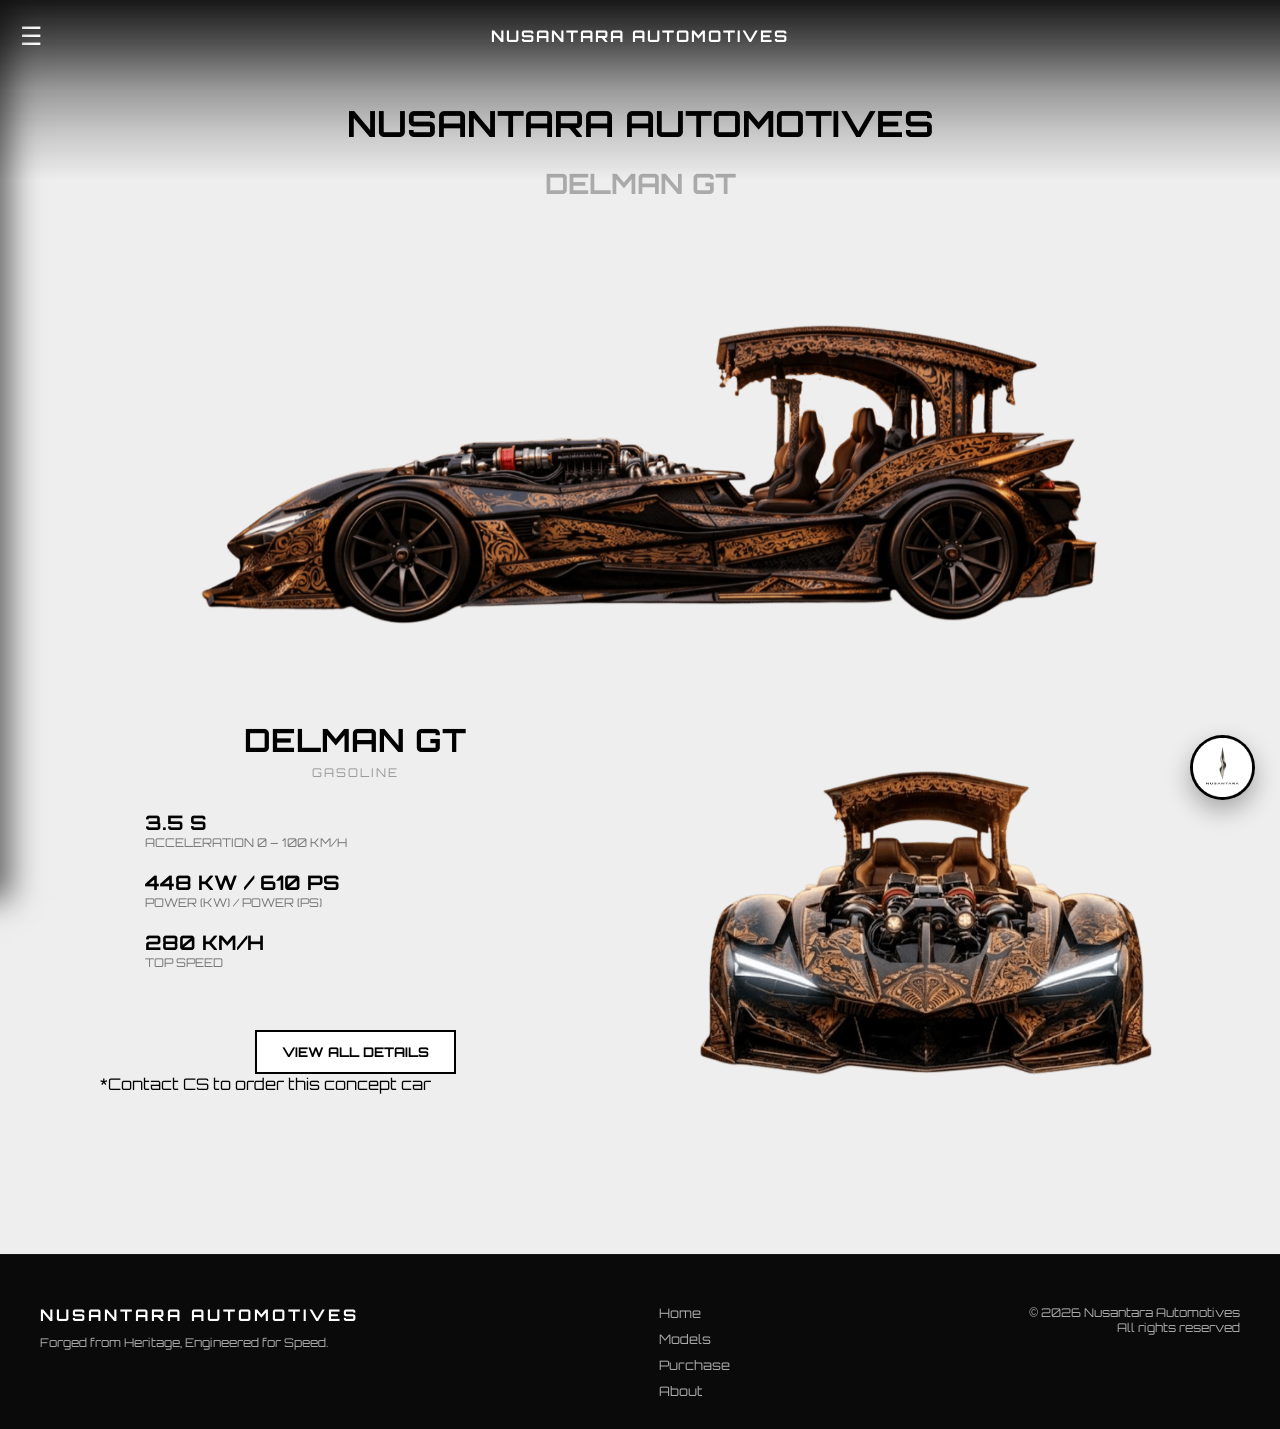
<file: mobil/delman.html>
<!DOCTYPE html>
<html lang="en">
<head>
  <meta charset="UTF-8">
  <title>Delman GT - Nusantara</title>

  <link rel="stylesheet" href="../style.css">
  <link href="https://fonts.googleapis.com/css2?family=Orbitron:wght@400;700&display=swap" rel="stylesheet">
</head>

<!--floating cs-->
<a href="https://wa.me/62867676767" target="_blank" class="cs-button">
  <img src="..\foto mobil\Another\logo.png" alt="Customer Service">
</a>

<div class="top-gradient"></div>
<body class="detail-page">

<!-- HEADER (FIX: sekarang di dalam body) -->
<!-- NAVBAR -->
<header class="navbar">

  <div class="menu-btn" onclick="openMenu()">☰</div>

  <div class="logo">
    <span>NUSANTARA AUTOMOTIVES</span>
  </div>

</header>

<!--Sidebar menu-->
<div id="sidebar" class="sidebar">

  <span class="close-btn" onclick="closeMenu()">&times;</span>

      <a href="..\index.html">Home</a>
      <a href="..\models.html">Models</a>
      <a href="..\Buy.html">Purchase</a>
      <a href="..\About.html">About</a>

</div>

<div id="overlay" class="overlay" onclick="closeMenu()"></div>

<script>
function openMenu() {
  document.getElementById("sidebar").classList.add("active");
  document.getElementById("overlay").classList.add("active");
}

function closeMenu() {
  document.getElementById("sidebar").classList.remove("active");
  document.getElementById("overlay").classList.remove("active");
}
</script>

<!-- TOP -->
<section class="detail-top">
  <h1>NUSANTARA AUTOMOTIVES</h1>
  <h2>DELMAN GT</h2>

  <img id="car-side"
       src="..\foto mobil\Delman\delman side.png"
       onerror="this.src='https://placehold.co/1200x500?text=Side+View'">
</section>

<!-- BOTTOM -->
<section class="detail-bottom">

  <!-- LEFT -->
  <div class="detail-left">

    <!-- INFO -->
    <div class="info-block">
      <h2 class="model-name">DELMAN GT</h2>
      <p class="fuel">GASOLINE</p>

      <div class="spec-block">
        <h3>3.5 S</h3>
        <p>ACCELERATION 0 – 100 KM/H</p>

        <h3>448 KW / 610 PS</h3>
        <p>POWER (KW) / POWER (PS)</p>

        <h3>280 KM/H</h3>
        <p>TOP SPEED</p>
      </div>
    </div>

    <!-- ACTION -->
    <div class="action-block">

      <div class="detail-buttons">
        <button id="open-spec" class="btn-outline">VIEW ALL DETAILS</button>
      </div>
      *Contact CS to order this concept car

    </div>

  </div>

  <!-- RIGHT -->
  <div class="detail-right">
    <img id="car-front"
         src="..\foto mobil\Delman\delman front.png"
         onerror="this.src='https://placehold.co/600x400?text=Front+View'">
  </div>

</section>

<div id="spec-overlay" class="spec-overlay">

  <!-- BLUR BACKGROUND -->
  <div class="spec-backdrop"></div>

  <!-- PANEL -->
<div class="spec-panel">

  <div class="spec-header">
    <h2>NUSANTARA DELMAN GT</h2>
    <span id="close-spec" class="close-btn">&times;</span>
  </div>

  <!-- TAGLINE -->
  <p class="spec-tagline">
    Tradition Meets Extreme Performance.
  </p>

  <!-- DESCRIPTION -->
  <p class="spec-desc">
    Delman GT adalah heritage hypercar concept yang memadukan elemen kendaraan tradisional
    Indonesia dengan teknologi otomotif modern.
  </p>

  <!-- ACCORDION -->
  <div class="spec-accordion">

    <!-- DESIGN -->
    <div class="spec-item">
      <div class="spec-title">Design Philosophy</div>
      <div class="spec-content">
        <p><strong>Tradition Meets Performance</strong> menghadirkan perpaduan antara elemen visual tradisional,
        struktur modern, dan karakter unik yang tidak dimiliki mobil lain.</p>

        <ul>
          <li>Traditional vehicle-inspired silhouette</li>
          <li>Modern performance structure</li>
          <li>Unique cultural identity</li>
        </ul>
      </div>
    </div>

    <!-- EXTERIOR -->
    <div class="spec-item">
      <div class="spec-title">Exterior Highlights</div>
      <div class="spec-content">
        <ul>
          <li><strong>Heritage Delman Body</strong></li>
          <li><strong>Modern Spoke Wheels</strong></li>
          <li><strong>Open Engine Pod</strong></li>
        </ul>
      </div>
    </div>

    <!-- INTERIOR -->
    <div class="spec-item">
      <div class="spec-title">Interior Experience</div>
      <div class="spec-content">
        <ul>
          <li>Classic brown leather</li>
          <li>Traditional carved wood panels</li>
          <li>Modern aluminium trim</li>
          <li>Wood-accent steering wheel</li>
          <li>Open cabin layout</li>
        </ul>
      </div>
    </div>

    <!-- PERFORMANCE -->
    <div class="spec-item">
      <div class="spec-title">Performance</div>
      <div class="spec-content">
        <ul>
          <li>5.2L Naturally Aspirated V10</li>
          <li>610 HP</li>
          <li>0–100 km/h: 3.5 s</li>
          <li>Top Speed: 280 km/h</li>
        </ul>
      </div>
    </div>

    <!-- CHASSIS -->
    <div class="spec-item">
      <div class="spec-title">Chassis & Structure</div>
      <div class="spec-content">
        <ul>
          <li>Aluminium frame</li>
          <li>Carbon fiber body panels</li>
          <li>Lightweight structural balance</li>
        </ul>
      </div>
    </div>

    <!-- PURPOSE -->
    <div class="spec-item">
      <div class="spec-title">Concept Purpose</div>
      <div class="spec-content">
        <ul>
          <li>Show cultural identity in automotive design</li>
          <li>Explore tradition and modern technology</li>
          <li>Showcase concept vehicle innovation</li>
        </ul>
      </div>
    </div>

    <!-- SUMMARY -->
    <div class="spec-item">
      <div class="spec-title">Specifications Summary</div>
      <div class="spec-content">
        <ul>
          <li>Engine: 5.2L Naturally Aspirated V10</li>
          <li>Power: 610 HP</li>
          <li>Drivetrain: Concept layout</li>
          <li>Acceleration: 3.5 s</li>
          <li>Top Speed: 280 km/h</li>
        </ul>
      </div>
    </div>

  </div>

</div>

</div>

<!-- SCRIPT -->
<script>
const sideImage = document.getElementById("car-side");
const frontImage = document.getElementById("car-front");

const openSpec = document.getElementById("open-spec");
const closeSpec = document.getElementById("close-spec");
const specOverlay = document.getElementById("spec-overlay");

if (openSpec && closeSpec && specOverlay) {

  openSpec.addEventListener("click", () => {
    specOverlay.classList.add("active");
  });

  closeSpec.addEventListener("click", () => {
    specOverlay.classList.remove("active");
  });

  // klik backdrop untuk close
  specOverlay.addEventListener("click", (e) => {
    if (e.target.classList.contains("spec-backdrop")) {
      specOverlay.classList.remove("active");
    }
  });
}

/* ACCORDION */
const specItems = document.querySelectorAll(".spec-item");

specItems.forEach(item => {
  item.addEventListener("click", () => {
    item.classList.toggle("active");
  });
});
</script>
<!-- FOOTER -->
<footer class="footer">

  <div class="footer-content">

    <div class="footer-left">
      <h2>NUSANTARA AUTOMOTIVES</h2>
      <p>Forged from Heritage, Engineered for Speed.</p>
    </div>

    <div class="footer-links">
      <a href="..\index.html">Home</a>
      <a href="..\models.html">Models</a>
      <a href="..\Buy.html">Purchase</a>
      <a href="..\About.html">About</a>
    </div>

    <div class="footer-right">
      <p>© 2026 Nusantara Automotives</p>
      <p>All rights reserved</p>
    </div>

  </div>

</footer>
</body>
</html>
</file>
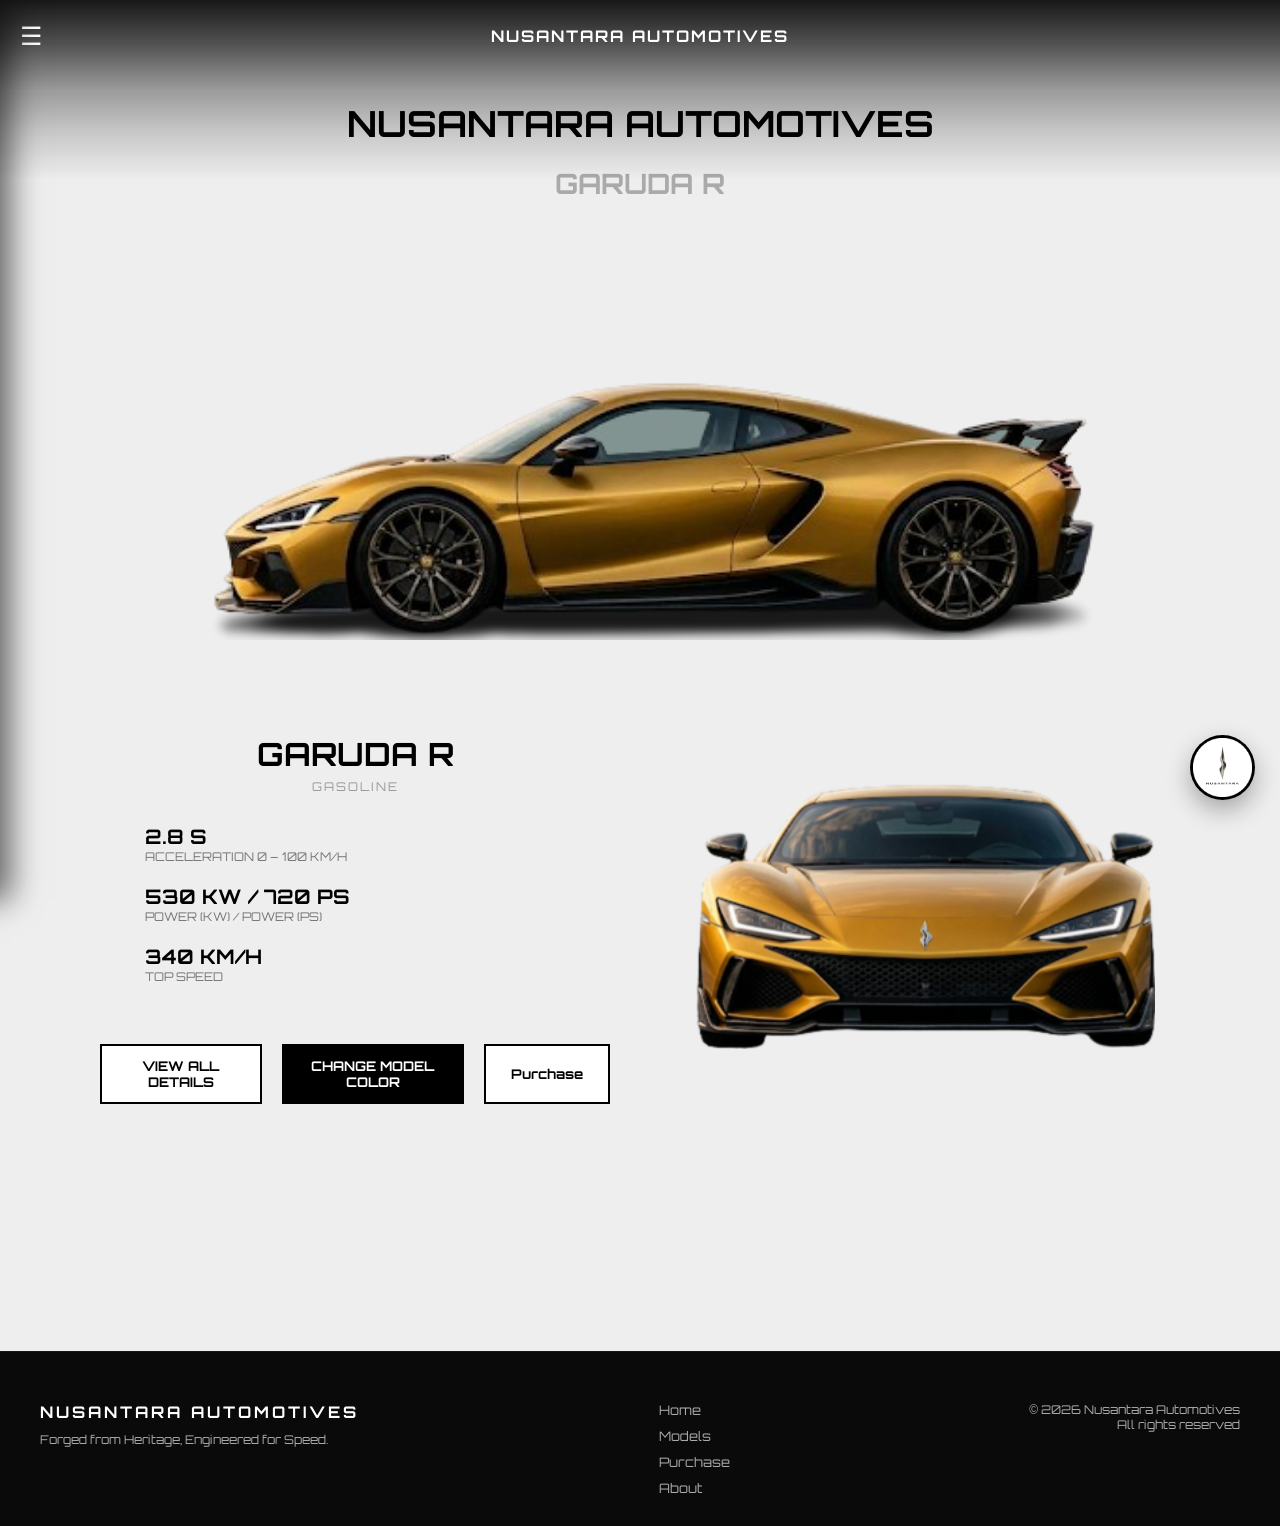
<file: mobil/garuda.html>
<!DOCTYPE html>
<html lang="en">
<head>
  <meta charset="UTF-8">
  <title>Garuda R - Nusantara</title>

  <link rel="stylesheet" href="../style.css">
  <link href="https://fonts.googleapis.com/css2?family=Orbitron:wght@400;700&display=swap" rel="stylesheet">
</head>

<!--floating cs-->
<a href="https://wa.me/62867676767" target="_blank" class="cs-button">
  <img src="..\foto mobil\Another\logo.png" alt="Customer Service">
</a>
<div class="top-gradient"></div>
<body class="detail-page">

<!-- HEADER (FIX: sekarang di dalam body) -->
<!-- NAVBAR -->
<header class="navbar">

  <div class="menu-btn" onclick="openMenu()">☰</div>

  <div class="logo">
    <span>NUSANTARA AUTOMOTIVES</span>
  </div>

</header>

<!--Sidebar menu-->
<div id="sidebar" class="sidebar">

  <span class="close-btn" onclick="closeMenu()">&times;</span>

      <a href="..\index.html">Home</a>
      <a href="..\models.html">Models</a>
      <a href="..\Buy.html">Purchase</a>
      <a href="..\About.html">About</a>

</div>

<div id="overlay" class="overlay" onclick="closeMenu()"></div>

<script>
function openMenu() {
  document.getElementById("sidebar").classList.add("active");
  document.getElementById("overlay").classList.add("active");
}

function closeMenu() {
  document.getElementById("sidebar").classList.remove("active");
  document.getElementById("overlay").classList.remove("active");
}
</script>

<!-- TOP -->
<section class="detail-top">
  <h1>NUSANTARA AUTOMOTIVES</h1>
  <h2>GARUDA R</h2>

  <img id="car-side"
       src="../foto mobil/GARUDA/Garuda Gold/garuda r garuda gold.png"
       onerror="this.src='https://placehold.co/1200x500?text=Side+View'">
</section>

<!-- BOTTOM -->
<section class="detail-bottom">

  <!-- LEFT -->
  <div class="detail-left">

    <!-- INFO -->
    <div class="info-block">
      <h2 class="model-name">GARUDA R</h2>
      <p class="fuel">GASOLINE</p>

      <div class="spec-block">
        <h3>2.8 S</h3>
        <p>ACCELERATION 0 – 100 KM/H</p>

        <h3>530 KW / 720 PS</h3>
        <p>POWER (KW) / POWER (PS)</p>

        <h3>340 KM/H</h3>
        <p>TOP SPEED</p>
      </div>
    </div>

    <!-- ACTION -->
    <div class="action-block">

      <div class="detail-buttons">
        <button id="open-spec" class="btn-outline">VIEW ALL DETAILS</button>
        <button id="color-toggle" class="btn-dark">CHANGE MODEL COLOR</button>
        <button class="btn-outline" onclick="window.location.href='../Buy.html'">
          Purchase
        </button>
      </div>

      <!-- COLOR PANEL -->
      <div id="color-panel" class="color-panel">

        <p class="color-label">SELECT COLOR</p>

        <div class="color-options">

           <span class="color"
              style="background:#d4af37"
              data-side="..\foto mobil\GARUDA\Garuda Gold\garuda r garuda gold.png"
              data-front="..\foto mobil\GARUDA\Garuda Gold\garuda-r-garuda gold-FV.png"
              data-name="Garuda Gold"
              data-desc="METALLIC GOLD REFLECTING THE SPLENDOR OF THE GARUDA SYMBOL">
            </span>
            <span class="color"
              style="background:#1b4a34"

              data-side="../foto mobil\GARUDA\Emerald Borneo\garuda r emerald borneoo.png"
              data-front="../foto mobil\GARUDA\Emerald Borneo\garuda r emerald borneo FV.png"

              data-name="EMERALD BORNEO"
              data-desc="GREEN OF THE TROPICAL FORESTS OF KALIMANTAN">
            </span>
            <span class="color"
              style="background:#a43743"
              data-side="..\foto mobil\GARUDA\Majapahit Red\garuda r majapahit red.png"
              data-front="..\foto mobil\GARUDA\Majapahit Red\garuda r majapahit red FV.png"
              data-name="MAJAPAHIT RED"
              data-desc="ROYAL RED INSPIRED BY THE GLORY OF MAJAPAHIT">
            </span>
            <span class="color"
              style="background:#080808"

              data-side="../foto mobil\GARUDA\Volcanic Black\garuda r volcanic black.png"
              data-front="../foto mobil\GARUDA\Volcanic Black\garuda r volcanic black FV.png"

              data-name="VOLCANIC BLACK"
              data-desc="LAVA BLACK WITH A STRONG AND ELEGANT CHARACTER">
            </span>

        </div>

        <!-- INFO WARNA -->
        <div class="color-info-box">
          <h4 id="color-name"></h4>
          <p id="color-desc"></p>
        </div>

      </div>

    </div>

  </div>

  <!-- RIGHT -->
  <div class="detail-right">
    <img id="car-front"
         src="..\foto mobil\GARUDA\Garuda Gold\garuda-r-garuda gold-FV.png"
         onerror="this.src='https://placehold.co/600x400?text=Front+View'">
  </div>

</section>

<div id="spec-overlay" class="spec-overlay">

  <!-- BLUR BACKGROUND -->
  <div class="spec-backdrop"></div>

  <!-- PANEL -->
<div class="spec-panel">

  <div class="spec-header">
    <h2>NUSANTARA GARUDA R</h2>
    <span id="close-spec" class="close-btn">&times;</span>
  </div>

  <!-- TAGLINE -->
  <p class="spec-tagline">
    Forged from Heritage, Engineered for Speed.
  </p>

  <!-- DESCRIPTION -->
  <p class="spec-desc">
    Garuda R adalah supercar flagship Nusantara yang memadukan aerodinamika modern,
    teknologi performa tinggi, dan filosofi desain yang terinspirasi dari warisan budaya Indonesia.
  </p>

  <!-- ACCORDION -->
  <div class="spec-accordion">

    <!-- DESIGN -->
    <div class="spec-item">
      <div class="spec-title">Design Philosophy</div>
      <div class="spec-content">
        <p><strong>Keris Flow Design</strong> menggabungkan garis tajam seperti bilah keris
        dengan kurva organik terinspirasi ombak Nusantara.</p>

        <ul>
          <li>Sharp keris-inspired lines</li>
          <li>Dynamic aerodynamic curves</li>
          <li>Wide stance for high stability</li>
        </ul>
      </div>
    </div>

    <!-- EXTERIOR -->
    <div class="spec-item">
      <div class="spec-title">Exterior Highlights</div>
      <div class="spec-content">
        <ul>
          <li><strong>Matrix LED Adaptive Headlights</strong></li>
          <li><strong>Keris Slash Line</strong></li>
          <li><strong>Garuda Wing Wheels</strong></li>
          <li><strong>Active Rear Wing (Air Brake)</strong></li>
        </ul>
      </div>
    </div>

    <!-- INTERIOR -->
    <div class="spec-item">
      <div class="spec-title">Interior Experience</div>
      <div class="spec-content">
        <ul>
          <li>15” Digital Cluster & 13” Infotainment</li>
          <li>Head-Up Display</li>
          <li>Nappa leather + batik emboss</li>
          <li>Teak wood veneer</li>
          <li>Carbon fiber bucket seats (9 kg)</li>
        </ul>
      </div>
    </div>

    <!-- PERFORMANCE -->
    <div class="spec-item">
      <div class="spec-title">Performance</div>
      <div class="spec-content">
        <ul>
          <li>4.0L Twin Turbo V8</li>
          <li>720 HP / 820 Nm</li>
          <li>0–100 km/h: 2.8 s</li>
          <li>0–200 km/h: 8.4 s</li>
          <li>Top Speed: 340 km/h</li>
        </ul>
      </div>
    </div>

    <!-- CHASSIS -->
    <div class="spec-item">
      <div class="spec-title">Chassis & Aerodynamics</div>
      <div class="spec-content">
        <ul>
          <li>Carbon monocoque chassis</li>
          <li>Downforce: 450 kg @ 300 km/h</li>
          <li>Active aero system</li>
          <li>Drag coefficient: 0.29 Cd</li>
        </ul>
      </div>
    </div>

    <!-- TECHNOLOGY -->
    <div class="spec-item">
      <div class="spec-title">Technology</div>
      <div class="spec-content">
        <ul>
          <li>Driving modes (Comfort / Sport / Track)</li>
          <li>Launch control</li>
          <li>Track telemetry</li>
          <li>360° camera</li>
          <li>AI driving assistant</li>
        </ul>
      </div>
    </div>

    <!-- SUMMARY -->
    <div class="spec-item">
      <div class="spec-title">Specifications Summary</div>
      <div class="spec-content">
        <ul>
          <li>Engine: 4.0L Twin Turbo V8</li>
          <li>Power: 720 HP</li>
          <li>Torque: 820 Nm</li>
          <li>Drivetrain: AWD</li>
          <li>Transmission: 8-Speed DCT</li>
        </ul>
      </div>
    </div>

  </div>

</div>

</div>

<!-- SCRIPT -->
<script>
const sideImage = document.getElementById("car-side");
const frontImage = document.getElementById("car-front");

const colorButtons = document.querySelectorAll(".color");

const colorName = document.getElementById("color-name");
const colorDesc = document.getElementById("color-desc");

const toggleBtn = document.getElementById("color-toggle");
const colorPanel = document.getElementById("color-panel");

const model = "garuda";

/* COLOR SWITCH + TEXT */
colorButtons.forEach(btn => {
  btn.addEventListener("click", () => {
    const color = btn.dataset.color;

    sideImage.style.opacity = 0;
    frontImage.style.opacity = 0;

    setTimeout(() => {
      sideImage.src = btn.dataset.side;
      frontImage.src = btn.dataset.front;

      sideImage.style.opacity = 1;
      frontImage.style.opacity = 1;
    }, 150);

    // UPDATE TEXT
    colorName.textContent = btn.dataset.name;
    colorDesc.textContent = btn.dataset.desc;

    // ACTIVE
    colorButtons.forEach(b => b.classList.remove("active"));
    btn.classList.add("active");
  });
});

/* DEFAULT */
const defaultColor = document.querySelector('[data-color="gold"]');
if (defaultColor) {
  defaultColor.classList.add("active");
  colorName.textContent = defaultColor.dataset.name;
  colorDesc.textContent = defaultColor.dataset.desc;
}

/* TOGGLE PANEL */
if (toggleBtn && colorPanel) {
  toggleBtn.addEventListener("click", () => {
    colorPanel.classList.toggle("active");
  });
}

const openSpec = document.getElementById("open-spec");
const closeSpec = document.getElementById("close-spec");
const specOverlay = document.getElementById("spec-overlay");

if (openSpec && closeSpec && specOverlay) {

  openSpec.addEventListener("click", () => {
    specOverlay.classList.add("active");
  });

  closeSpec.addEventListener("click", () => {
    specOverlay.classList.remove("active");
  });

  // klik backdrop untuk close
  specOverlay.addEventListener("click", (e) => {
    if (e.target.classList.contains("spec-backdrop")) {
      specOverlay.classList.remove("active");
    }
  });
}

/* ACCORDION */
const specItems = document.querySelectorAll(".spec-item");

specItems.forEach(item => {
  item.addEventListener("click", () => {
    item.classList.toggle("active");
  });
});
</script>
<!-- FOOTER -->
<footer class="footer">

  <div class="footer-content">

    <div class="footer-left">
      <h2>NUSANTARA AUTOMOTIVES</h2>
      <p>Forged from Heritage, Engineered for Speed.</p>
    </div>

    <div class="footer-links">
      <a href="..\index.html">Home</a>
      <a href="..\models.html">Models</a>
      <a href="..\Buy.html">Purchase</a>
      <a href="..\About.html">About</a>
    </div>

    <div class="footer-right">
      <p>© 2026 Nusantara Automotives</p>
      <p>All rights reserved</p>
    </div>

  </div>

</footer>
</body>
</html>
</file>
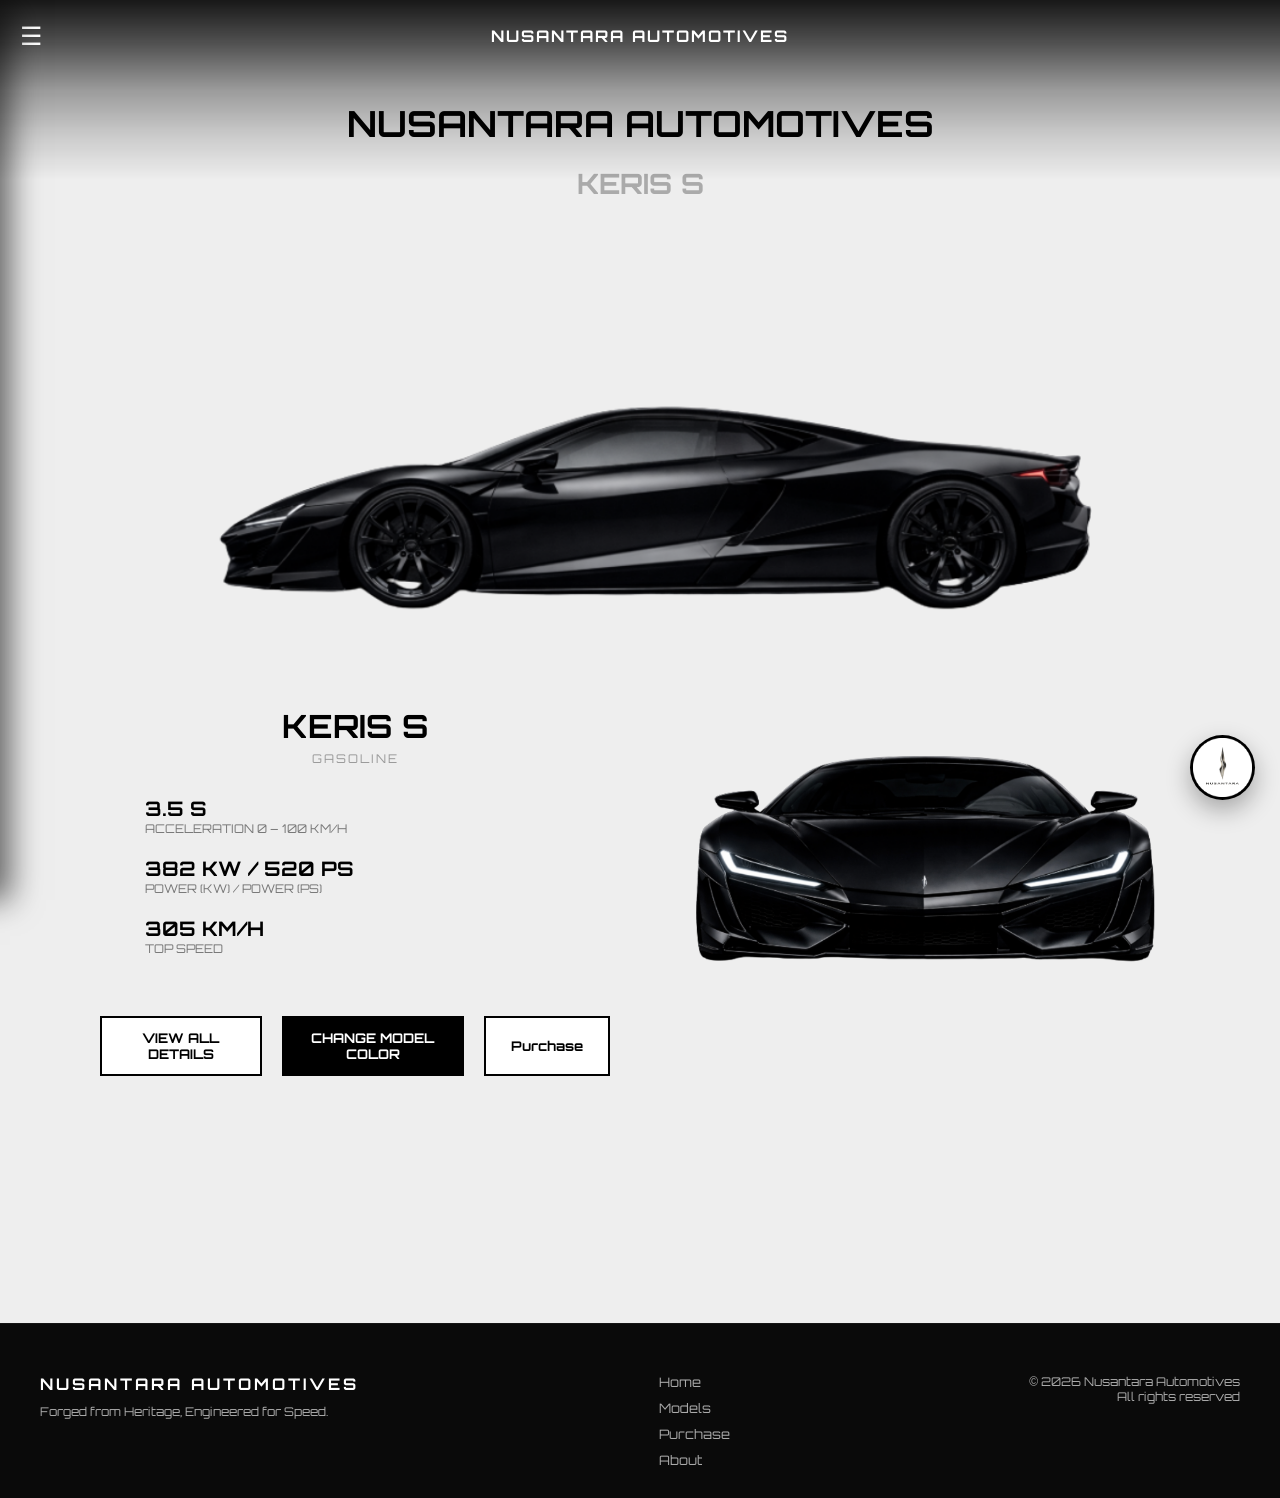
<file: mobil/keris.html>
<!DOCTYPE html>
<html lang="en">
<head>
  <meta charset="UTF-8">
  <title>Keris S - Nusantara</title>

  <link rel="stylesheet" href="../style.css">
  <link href="https://fonts.googleapis.com/css2?family=Orbitron:wght@400;700&display=swap" rel="stylesheet">
</head>

<!--floating cs-->
<a href="https://wa.me/62867676767" target="_blank" class="cs-button">
  <img src="..\foto mobil\Another\logo.png" alt="Customer Service">
</a>

<div class="top-gradient"></div>
<body class="detail-page">

<!-- HEADER (FIX: sekarang di dalam body) -->
<!-- NAVBAR -->
<header class="navbar">

  <div class="menu-btn" onclick="openMenu()">☰</div>

  <div class="logo">
    <span>NUSANTARA AUTOMOTIVES</span>
  </div>

</header>

<!--Sidebar menu-->
<div id="sidebar" class="sidebar">

  <span class="close-btn" onclick="closeMenu()">&times;</span>

      <a href="..\index.html">Home</a>
      <a href="..\models.html">Models</a>
      <a href="..\Buy.html">Purchase</a>
      <a href="..\About.html">About</a>

</div>

<div id="overlay" class="overlay" onclick="closeMenu()"></div>

<script>
function openMenu() {
  document.getElementById("sidebar").classList.add("active");
  document.getElementById("overlay").classList.add("active");
}

function closeMenu() {
  document.getElementById("sidebar").classList.remove("active");
  document.getElementById("overlay").classList.remove("active");
}
</script>

<!-- TOP -->
<section class="detail-top">
  <h1>NUSANTARA AUTOMOTIVES</h1>
  <h2>KERIS S</h2>

  <img id="car-side"
       src="../foto mobil\KERIS\volcanic black\Volcanic Black side bgr.png"
       onerror="this.src='https://placehold.co/1200x500?text=Side+View'">
</section>

<!-- BOTTOM -->
<section class="detail-bottom">

  <!-- LEFT -->
  <div class="detail-left">

    <!-- INFO -->
    <div class="info-block">
      <h2 class="model-name">KERIS S</h2>
      <p class="fuel">GASOLINE</p>

      <div class="spec-block">
        <h3>3.5 S</h3>
        <p>ACCELERATION 0 – 100 KM/H</p>

        <h3>382 KW / 520 PS</h3>
        <p>POWER (KW) / POWER (PS)</p>

        <h3>305 KM/H</h3>
        <p>TOP SPEED</p>
      </div>
    </div>

    <!-- ACTION -->
    <div class="action-block">

      <div class="detail-buttons">
        <button id="open-spec" class="btn-outline">VIEW ALL DETAILS</button>
        <button id="color-toggle" class="btn-dark">CHANGE MODEL COLOR</button>
        <button class="btn-outline" onclick="window.location.href='../Buy.html'">
          Purchase
        </button>
      </div>

      <!-- COLOR PANEL -->
      <div id="color-panel" class="color-panel">

        <p class="color-label">SELECT COLOR</p>

        <div class="color-options">

           <span class="color"
              style="background:#080808"
              data-side="../foto mobil\KERIS\volcanic black\Volcanic Black side bgr.png"
              data-front="../foto mobil\KERIS\volcanic black\Volcanic Black front bgr.png"
              data-name="VOLCANIC BLACK"
              data-desc="LAVA BLACK WITH A STRONG AND ELEGANT CHARACTER">
            </span>
            <span class="color"
              style="background:#1b4a34"

              data-side="../foto mobil\KERIS\emerald borneo\Emerald Borneo side bgr.png"
              data-front="../foto mobil\KERIS\emerald borneo\Emerald Borneo front bgr.png"

              data-name="EMERALD BORNEO"
              data-desc="GREEN OF THE TROPICAL FORESTS OF KALIMANTAN">
            </span>
            <span class="color"
              style="background:#a43743"
              data-side="../foto mobil\KERIS\majapahit red\Majapahit Red side bgr.png"
              data-front="../foto mobil\KERIS\majapahit red\Majapahit Red front bgr.png"
              data-name="MAJAPAHIT RED"
              data-desc="ROYAL RED INSPIRED BY THE GLORY OF MAJAPAHIT">
            </span>
            <span class="color"
              style="background:#c0c0c0"

              data-side="../foto mobil\KERIS\silver pamor\Silver Pamor side bgr.png"
              data-front="../foto mobil\KERIS\silver pamor\Silver Pamor front bgr.png"

              data-name="SILVER PAMOR"
              data-desc="SILVER FINISH INSPIRED BY THE KERIS BLADE PATTERN">
            </span>

        </div>

        <!-- INFO WARNA -->
        <div class="color-info-box">
          <h4 id="color-name"></h4>
          <p id="color-desc"></p>
        </div>

      </div>

    </div>

  </div>

  <!-- RIGHT -->
  <div class="detail-right">
    <img id="car-front"
         src="..\foto mobil\KERIS\volcanic black\Volcanic Black front bgr.png"
         onerror="this.src='https://placehold.co/600x400?text=Front+View'">
  </div>

</section>

<div id="spec-overlay" class="spec-overlay">

  <!-- BLUR BACKGROUND -->
  <div class="spec-backdrop"></div>

  <!-- PANEL -->
<div class="spec-panel">

  <div class="spec-header">
    <h2>NUSANTARA KERIS S</h2>
    <span id="close-spec" class="close-btn">&times;</span>
  </div>

  <!-- TAGLINE -->
  <p class="spec-tagline">
    The Edge of Precision.
  </p>

  <!-- DESCRIPTION -->
  <p class="spec-desc">
    Keris S adalah lightweight sports car yang berfokus pada presisi handling,
    distribusi berat optimal, dan koneksi langsung antara pengemudi dan mesin.
  </p>

  <!-- ACCORDION -->
  <div class="spec-accordion">

    <!-- DESIGN -->
    <div class="spec-item">
      <div class="spec-title">Design Philosophy</div>
      <div class="spec-content">
        <p><strong>Straight Blade Design</strong> terinspirasi dari bilah keris lurus
        dengan fokus pada presisi dan keseimbangan.</p>

        <ul>
          <li>Sharp and precise body lines</li>
          <li>Minimalist surfaces</li>
          <li>Clean aerodynamic profile</li>
        </ul>
      </div>
    </div>

    <!-- EXTERIOR -->
    <div class="spec-item">
      <div class="spec-title">Exterior Highlights</div>
      <div class="spec-content">
        <ul>
          <li><strong>Ultra-Slim Adaptive LED Headlights</strong></li>
          <li><strong>Keris Edge Line</strong></li>
          <li><strong>Side Air Intake</strong></li>
          <li><strong>Pamor Spiral Wheels</strong></li>
        </ul>
      </div>
    </div>

    <!-- INTERIOR -->
    <div class="spec-item">
      <div class="spec-title">Interior Experience</div>
      <div class="spec-content">
        <ul>
          <li>12” Digital Cluster & 10” Infotainment</li>
          <li>Driver-focused cockpit layout</li>
          <li>Nappa leather & Alcantara</li>
          <li>Carbon fiber trim</li>
          <li>Carbon fiber bucket seats (8.5 kg)</li>
        </ul>
      </div>
    </div>

    <!-- PERFORMANCE -->
    <div class="spec-item">
      <div class="spec-title">Performance</div>
      <div class="spec-content">
        <ul>
          <li>3.0L Twin Turbo V6</li>
          <li>520 HP / 620 Nm</li>
          <li>0–100 km/h: 3.5 s</li>
          <li>0–200 km/h: 11.2 s</li>
          <li>Top Speed: 305 km/h</li>
        </ul>
      </div>
    </div>

    <!-- CHASSIS -->
    <div class="spec-item">
      <div class="spec-title">Chassis & Aerodynamics</div>
      <div class="spec-content">
        <ul>
          <li>Aluminium space frame chassis</li>
          <li>Downforce: 210 kg @ 250 km/h</li>
          <li>Front splitter & rear diffuser</li>
          <li>Drag coefficient: 0.30 Cd</li>
        </ul>
      </div>
    </div>

    <!-- TECHNOLOGY -->
    <div class="spec-item">
      <div class="spec-title">Technology</div>
      <div class="spec-content">
        <ul>
          <li>Drive mode selector</li>
          <li>Track telemetry</li>
          <li>Launch control</li>
          <li>360° camera</li>
          <li>Adaptive cruise control</li>
        </ul>
      </div>
    </div>

    <!-- SUMMARY -->
    <div class="spec-item">
      <div class="spec-title">Specifications Summary</div>
      <div class="spec-content">
        <ul>
          <li>Engine: 3.0L Twin Turbo V6</li>
          <li>Power: 520 HP</li>
          <li>Torque: 620 Nm</li>
          <li>Drivetrain: RWD</li>
          <li>Transmission: 7-Speed DCT</li>
        </ul>
      </div>
    </div>

  </div>

</div>

</div>

<!-- SCRIPT -->
<script>
const sideImage = document.getElementById("car-side");
const frontImage = document.getElementById("car-front");

const colorButtons = document.querySelectorAll(".color");

const colorName = document.getElementById("color-name");
const colorDesc = document.getElementById("color-desc");

const toggleBtn = document.getElementById("color-toggle");
const colorPanel = document.getElementById("color-panel");

const model = "garuda";

/* COLOR SWITCH + TEXT */
colorButtons.forEach(btn => {
  btn.addEventListener("click", () => {
    const color = btn.dataset.color;

    sideImage.style.opacity = 0;
    frontImage.style.opacity = 0;

    setTimeout(() => {
      sideImage.src = btn.dataset.side;
      frontImage.src = btn.dataset.front;

      sideImage.style.opacity = 1;
      frontImage.style.opacity = 1;
    }, 150);

    // UPDATE TEXT
    colorName.textContent = btn.dataset.name;
    colorDesc.textContent = btn.dataset.desc;

    // ACTIVE
    colorButtons.forEach(b => b.classList.remove("active"));
    btn.classList.add("active");
  });
});

/* DEFAULT */
const defaultColor = document.querySelector('[data-color="gold"]');
if (defaultColor) {
  defaultColor.classList.add("active");
  colorName.textContent = defaultColor.dataset.name;
  colorDesc.textContent = defaultColor.dataset.desc;
}

/* TOGGLE PANEL */
if (toggleBtn && colorPanel) {
  toggleBtn.addEventListener("click", () => {
    colorPanel.classList.toggle("active");
  });
}

const openSpec = document.getElementById("open-spec");
const closeSpec = document.getElementById("close-spec");
const specOverlay = document.getElementById("spec-overlay");

if (openSpec && closeSpec && specOverlay) {

  openSpec.addEventListener("click", () => {
    specOverlay.classList.add("active");
  });

  closeSpec.addEventListener("click", () => {
    specOverlay.classList.remove("active");
  });

  // klik backdrop untuk close
  specOverlay.addEventListener("click", (e) => {
    if (e.target.classList.contains("spec-backdrop")) {
      specOverlay.classList.remove("active");
    }
  });
}

/* ACCORDION */
const specItems = document.querySelectorAll(".spec-item");

specItems.forEach(item => {
  item.addEventListener("click", () => {
    item.classList.toggle("active");
  });
});
</script>
<!-- FOOTER -->
<footer class="footer">

  <div class="footer-content">

    <div class="footer-left">
      <h2>NUSANTARA AUTOMOTIVES</h2>
      <p>Forged from Heritage, Engineered for Speed.</p>
    </div>

    <div class="footer-links">
      <a href="..\index.html">Home</a>
      <a href="..\models.html">Models</a>
      <a href="..\Buy.html">Purchase</a>
      <a href="..\About.html">About</a>
    </div>

    <div class="footer-right">
      <p>© 2026 Nusantara Automotives</p>
      <p>All rights reserved</p>
    </div>

  </div>

</footer>
</body>
</html>
</file>
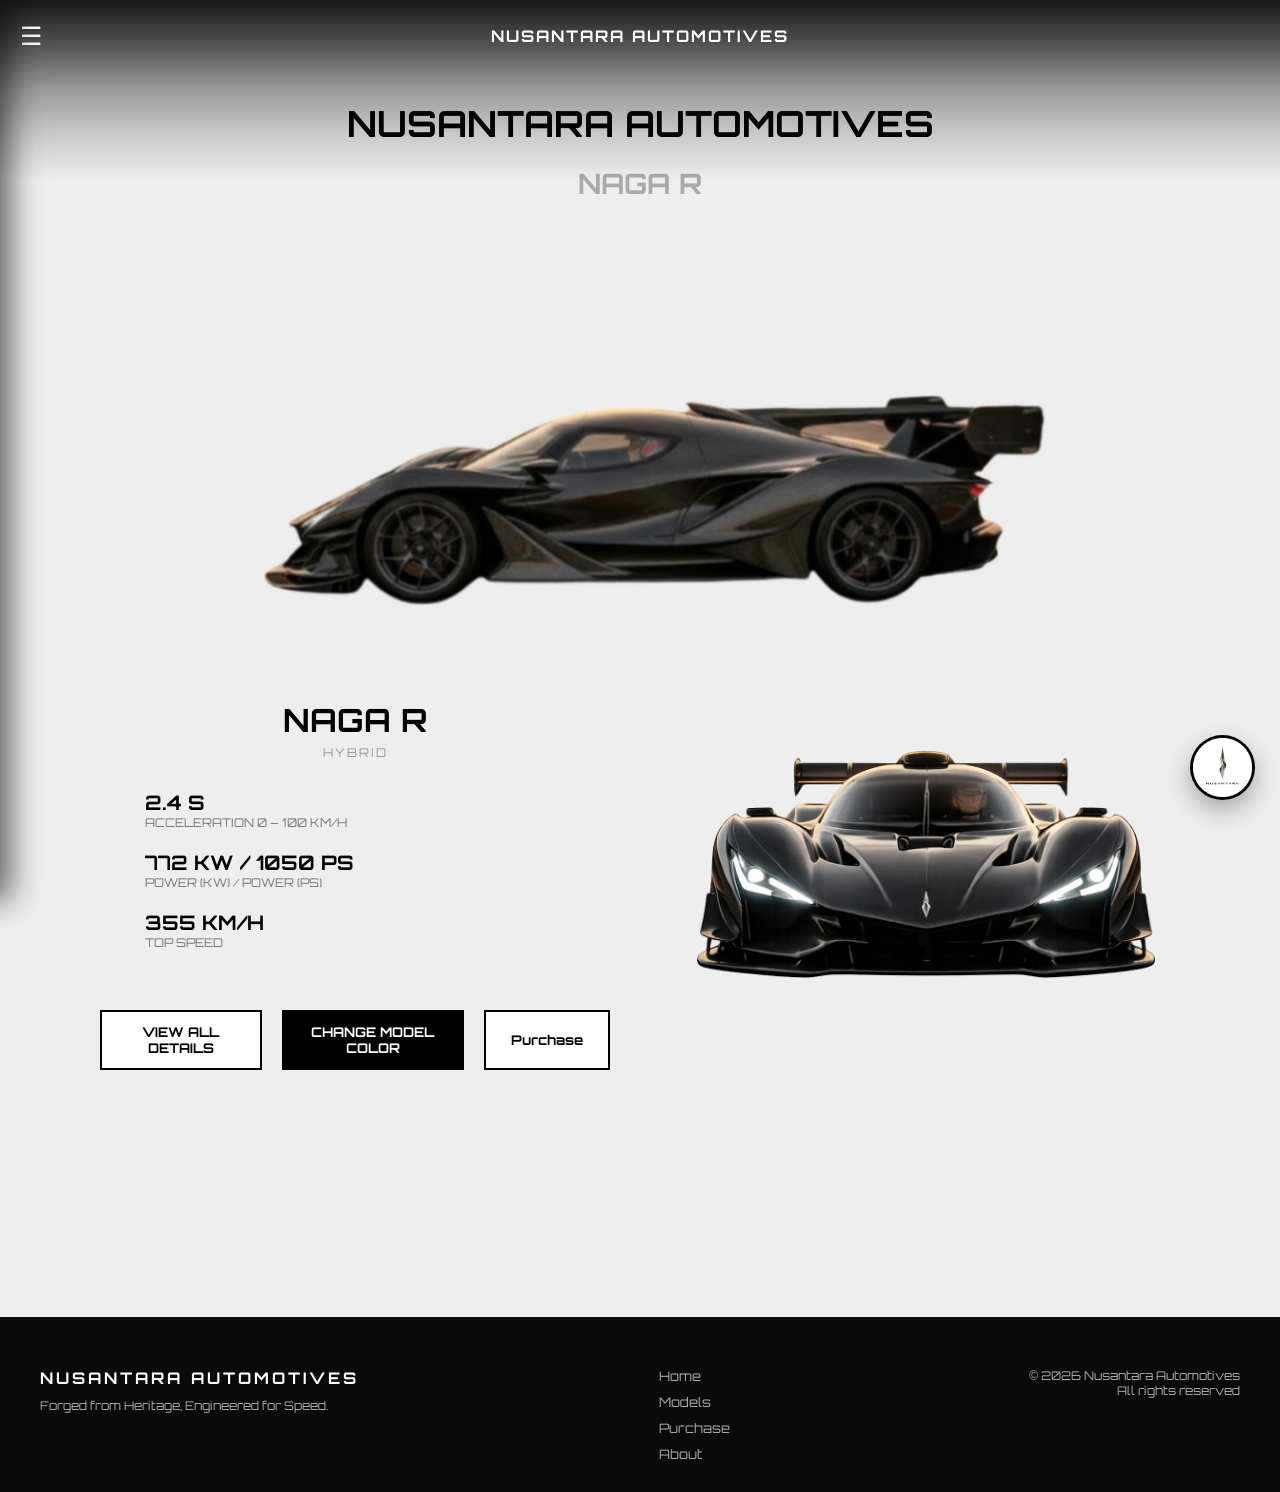
<file: mobil/naga.html>
<!DOCTYPE html>
<html lang="en">
<head>
  <meta charset="UTF-8">
  <title>Naga R - Nusantara</title>

  <link rel="stylesheet" href="../style.css">
  <link href="https://fonts.googleapis.com/css2?family=Orbitron:wght@400;700&display=swap" rel="stylesheet">
</head>

<!--floating cs-->
<a href="https://wa.me/62867676767" target="_blank" class="cs-button">
  <img src="..\foto mobil\Another\logo.png" alt="Customer Service">
</a>

<div class="top-gradient"></div>
<body class="detail-page">

<!-- HEADER (FIX: sekarang di dalam body) -->
<!-- NAVBAR -->
<header class="navbar">

  <div class="menu-btn" onclick="openMenu()">☰</div>

  <div class="logo">
    <span>NUSANTARA AUTOMOTIVES</span>
  </div>

</header>

<!--Sidebar menu-->
<div id="sidebar" class="sidebar">

  <span class="close-btn" onclick="closeMenu()">&times;</span>

      <a href="..\index.html">Home</a>
      <a href="..\models.html">Models</a>
      <a href="..\Buy.html">Purchase</a>
      <a href="..\About.html">About</a>

</div>

<div id="overlay" class="overlay" onclick="closeMenu()"></div>

<script>
function openMenu() {
  document.getElementById("sidebar").classList.add("active");
  document.getElementById("overlay").classList.add("active");
}

function closeMenu() {
  document.getElementById("sidebar").classList.remove("active");
  document.getElementById("overlay").classList.remove("active");
}
</script>

<!-- TOP -->
<section class="detail-top">
  <h1>NUSANTARA AUTOMOTIVES</h1>
  <h2>NAGA R</h2>

  <img id="car-side"
       src="../foto mobil/NAGA/obsidian track black/Obsidian Track Black side bgr.png"
       onerror="this.src='https://placehold.co/1200x500?text=Side+View'">
</section>

<!-- BOTTOM -->
<section class="detail-bottom">

  <!-- LEFT -->
  <div class="detail-left">

    <!-- INFO -->
    <div class="info-block">
      <h2 class="model-name">NAGA R</h2>
      <p class="fuel">HYBRID</p>

      <div class="spec-block">
        <h3>2.4 S</h3>
        <p>ACCELERATION 0 – 100 KM/H</p>

        <h3>772 KW / 1050 PS</h3>
        <p>POWER (KW) / POWER (PS)</p>

        <h3>355 KM/H</h3>
        <p>TOP SPEED</p>
      </div>
    </div>

    <!-- ACTION -->
    <div class="action-block">

      <div class="detail-buttons">
        <button id="open-spec" class="btn-outline">VIEW ALL DETAILS</button>
        <button id="color-toggle" class="btn-dark">CHANGE MODEL COLOR</button>
        <button class="btn-outline" onclick="window.location.href='../Buy.html'">
          Purchase
        </button>
      </div>

      <!-- COLOR PANEL -->
      <div id="color-panel" class="color-panel">

        <p class="color-label">SELECT COLOR</p>

        <div class="color-options">

           <span class="color"
              style="background:#8b0000"
              data-side="../foto mobil/NAGA/dragon blood red/Dragon Blood Red side bgr.png"
              data-front="../foto mobil/NAGA/dragon blood red/Dragon Blood Red front bgr.png"
              data-name="DRAGON BLOOD RED"
              data-desc="HYPER AGGRESSIVE RED INSPIRED BY DRAGON ENERGY">
            </span>
            <span class="color"
              style="background:#080808"

              data-side="../foto mobil/NAGA/obsidian track black/Obsidian Track Black side bgr.png"
              data-front="../foto mobil/NAGA/obsidian track black/Obsidian Track Black front bgr.png"

              data-name="OBSIDIAN TRACK BLACK"
              data-desc="DEEP BLACK CARBON FINISH FOR TRACK DOMINANCE">
            </span>
            <span class="color"
              style="background:#ff5a1f"
              data-side="../foto mobil/NAGA/volcanic lava orange/Volcanic Lava Orange side bgr.png"
              data-front="../foto mobil/NAGA/volcanic lava orange/Volcanic Lava Orange front bgr.png"
              data-name="VOLCANIC LAVA ORANGE"
              data-desc="BRIGHT ORANGE INSPIRED BY VOLCANIC LAVA">
            </span>
            <span class="color"
              style="background:#c0c0c0"

              data-side="../foto mobil/NAGA/titanium silver storm/Titanium Silver Storm side bgr.png"
              data-front="../foto mobil/NAGA/titanium silver storm/Titanium Silver Storm front bgr.png"

              data-name="TITANIUM SILVER STORM"
              data-desc="SHARP METALLIC SILVER WITH HIGH-TECH CHARACTER">
            </span>
            <span class="color"
              style="background:#1f4f3a"

              data-side="../foto mobil/NAGA/Emerald Dragon Green/Emerald Dragon Green side bgr.png"
              data-front="../foto mobil/NAGA/Emerald Dragon Green/Emerald Dragon Green front bgr.png"

              data-name="EMERALD DRAGON GREEN"
              data-desc="DARK GREEN METALLIC REPRESENTING DRAGON POWER">
            </span>

        </div>

        <!-- INFO WARNA -->
        <div class="color-info-box">
          <h4 id="color-name"></h4>
          <p id="color-desc"></p>
        </div>

      </div>

    </div>

  </div>

  <!-- RIGHT -->
  <div class="detail-right">
    <img id="car-front"
         src="../foto mobil/NAGA/obsidian track black/Obsidian Track Black front bgr.png"
         onerror="this.src='https://placehold.co/600x400?text=Front+View'">
  </div>

</section>

<div id="spec-overlay" class="spec-overlay">

  <!-- BLUR BACKGROUND -->
  <div class="spec-backdrop"></div>

  <!-- PANEL -->
<div class="spec-panel">

  <div class="spec-header">
    <h2>NUSANTARA NAGA R</h2>
    <span id="close-spec" class="close-btn">&times;</span>
  </div>

  <!-- TAGLINE -->
  <p class="spec-tagline">
    Born for the Circuit.
  </p>

  <!-- DESCRIPTION -->
  <p class="spec-desc">
    Naga R adalah track-focused hypercar yang dirancang untuk aerodinamika ekstrem,
    bobot ringan, dan performa maksimal di sirkuit.
  </p>

  <!-- ACCORDION -->
  <div class="spec-accordion">

    <!-- DESIGN -->
    <div class="spec-item">
      <div class="spec-title">Design Philosophy</div>
      <div class="spec-content">
        <p><strong>Aerodynamic Performance</strong> menghadirkan desain ekstrem
        dengan fokus pada downforce dan stabilitas tinggi.</p>

        <ul>
          <li>Ultra low and wide body</li>
          <li>Jet fighter cockpit</li>
          <li>Precision airflow surfaces</li>
        </ul>
      </div>
    </div>

    <!-- EXTERIOR -->
    <div class="spec-item">
      <div class="spec-title">Exterior Highlights</div>
      <div class="spec-content">
        <ul>
          <li><strong>Dragon Eye Headlights</strong></li>
          <li><strong>Carbon Fiber Front Splitter</strong></li>
          <li><strong>Keris Line Body Profile</strong></li>
          <li><strong>Giant Active Rear Wing</strong></li>
        </ul>
      </div>
    </div>

    <!-- INTERIOR -->
    <div class="spec-item">
      <div class="spec-title">Interior Experience</div>
      <div class="spec-content">
        <ul>
          <li>Carbon fiber racing seats</li>
          <li>Racing steering wheel</li>
          <li>Digital telemetry display</li>
          <li>Track data recording</li>
          <li>Minimalist cockpit</li>
        </ul>
      </div>
    </div>

    <!-- PERFORMANCE -->
    <div class="spec-item">
      <div class="spec-title">Performance</div>
      <div class="spec-content">
        <ul>
          <li>4.0L Twin Turbo V8 Hybrid</li>
          <li>1050 HP / 1200 Nm</li>
          <li>0–100 km/h: 2.4 s</li>
          <li>0–200 km/h: 6.8 s</li>
          <li>Top Speed: 355 km/h</li>
        </ul>
      </div>
    </div>

    <!-- CHASSIS -->
    <div class="spec-item">
      <div class="spec-title">Chassis & Aerodynamics</div>
      <div class="spec-content">
        <ul>
          <li>Extreme downforce system</li>
          <li>Up to 1100 kg downforce</li>
          <li>Active aero components</li>
          <li>Ground effect tunnels</li>
        </ul>
      </div>
    </div>

    <!-- TECHNOLOGY -->
    <div class="spec-item">
      <div class="spec-title">Technology</div>
      <div class="spec-content">
        <ul>
          <li>Hybrid AWD system</li>
          <li>Torque vectoring</li>
          <li>Track telemetry</li>
          <li>Active aero control</li>
          <li>Race-focused systems</li>
        </ul>
      </div>
    </div>

    <!-- SUMMARY -->
    <div class="spec-item">
      <div class="spec-title">Specifications Summary</div>
      <div class="spec-content">
        <ul>
          <li>Engine: 4.0L Twin Turbo V8 Hybrid</li>
          <li>Power: 1050 HP</li>
          <li>Torque: 1200 Nm</li>
          <li>Drivetrain: AWD Hybrid</li>
          <li>Weight: 1250 kg</li>
        </ul>
      </div>
    </div>

  </div>

</div>

</div>

<!-- SCRIPT -->
<script>
const sideImage = document.getElementById("car-side");
const frontImage = document.getElementById("car-front");

const colorButtons = document.querySelectorAll(".color");

const colorName = document.getElementById("color-name");
const colorDesc = document.getElementById("color-desc");

const toggleBtn = document.getElementById("color-toggle");
const colorPanel = document.getElementById("color-panel");

const model = "garuda";

/* COLOR SWITCH + TEXT */
colorButtons.forEach(btn => {
  btn.addEventListener("click", () => {
    const color = btn.dataset.color;

    sideImage.style.opacity = 0;
    frontImage.style.opacity = 0;

    setTimeout(() => {
      sideImage.src = btn.dataset.side;
      frontImage.src = btn.dataset.front;

      sideImage.style.opacity = 1;
      frontImage.style.opacity = 1;
    }, 150);

    // UPDATE TEXT
    colorName.textContent = btn.dataset.name;
    colorDesc.textContent = btn.dataset.desc;

    // ACTIVE
    colorButtons.forEach(b => b.classList.remove("active"));
    btn.classList.add("active");
  });
});

/* DEFAULT */
const defaultColor = document.querySelector('[data-color="gold"]');
if (defaultColor) {
  defaultColor.classList.add("active");
  colorName.textContent = defaultColor.dataset.name;
  colorDesc.textContent = defaultColor.dataset.desc;
}

/* TOGGLE PANEL */
if (toggleBtn && colorPanel) {
  toggleBtn.addEventListener("click", () => {
    colorPanel.classList.toggle("active");
  });
}

const openSpec = document.getElementById("open-spec");
const closeSpec = document.getElementById("close-spec");
const specOverlay = document.getElementById("spec-overlay");

if (openSpec && closeSpec && specOverlay) {

  openSpec.addEventListener("click", () => {
    specOverlay.classList.add("active");
  });

  closeSpec.addEventListener("click", () => {
    specOverlay.classList.remove("active");
  });

  // klik backdrop untuk close
  specOverlay.addEventListener("click", (e) => {
    if (e.target.classList.contains("spec-backdrop")) {
      specOverlay.classList.remove("active");
    }
  });
}

/* ACCORDION */
const specItems = document.querySelectorAll(".spec-item");

specItems.forEach(item => {
  item.addEventListener("click", () => {
    item.classList.toggle("active");
  });
});
</script>
<!-- FOOTER -->
<footer class="footer">

  <div class="footer-content">

    <div class="footer-left">
      <h2>NUSANTARA AUTOMOTIVES</h2>
      <p>Forged from Heritage, Engineered for Speed.</p>
    </div>

    <div class="footer-links">
      <a href="..\index.html">Home</a>
      <a href="..\models.html">Models</a>
      <a href="..\Buy.html">Purchase</a>
      <a href="..\About.html">About</a>
    </div>

    <div class="footer-right">
      <p>© 2026 Nusantara Automotives</p>
      <p>All rights reserved</p>
    </div>

  </div>

</footer>
</body>
</html>
</file>
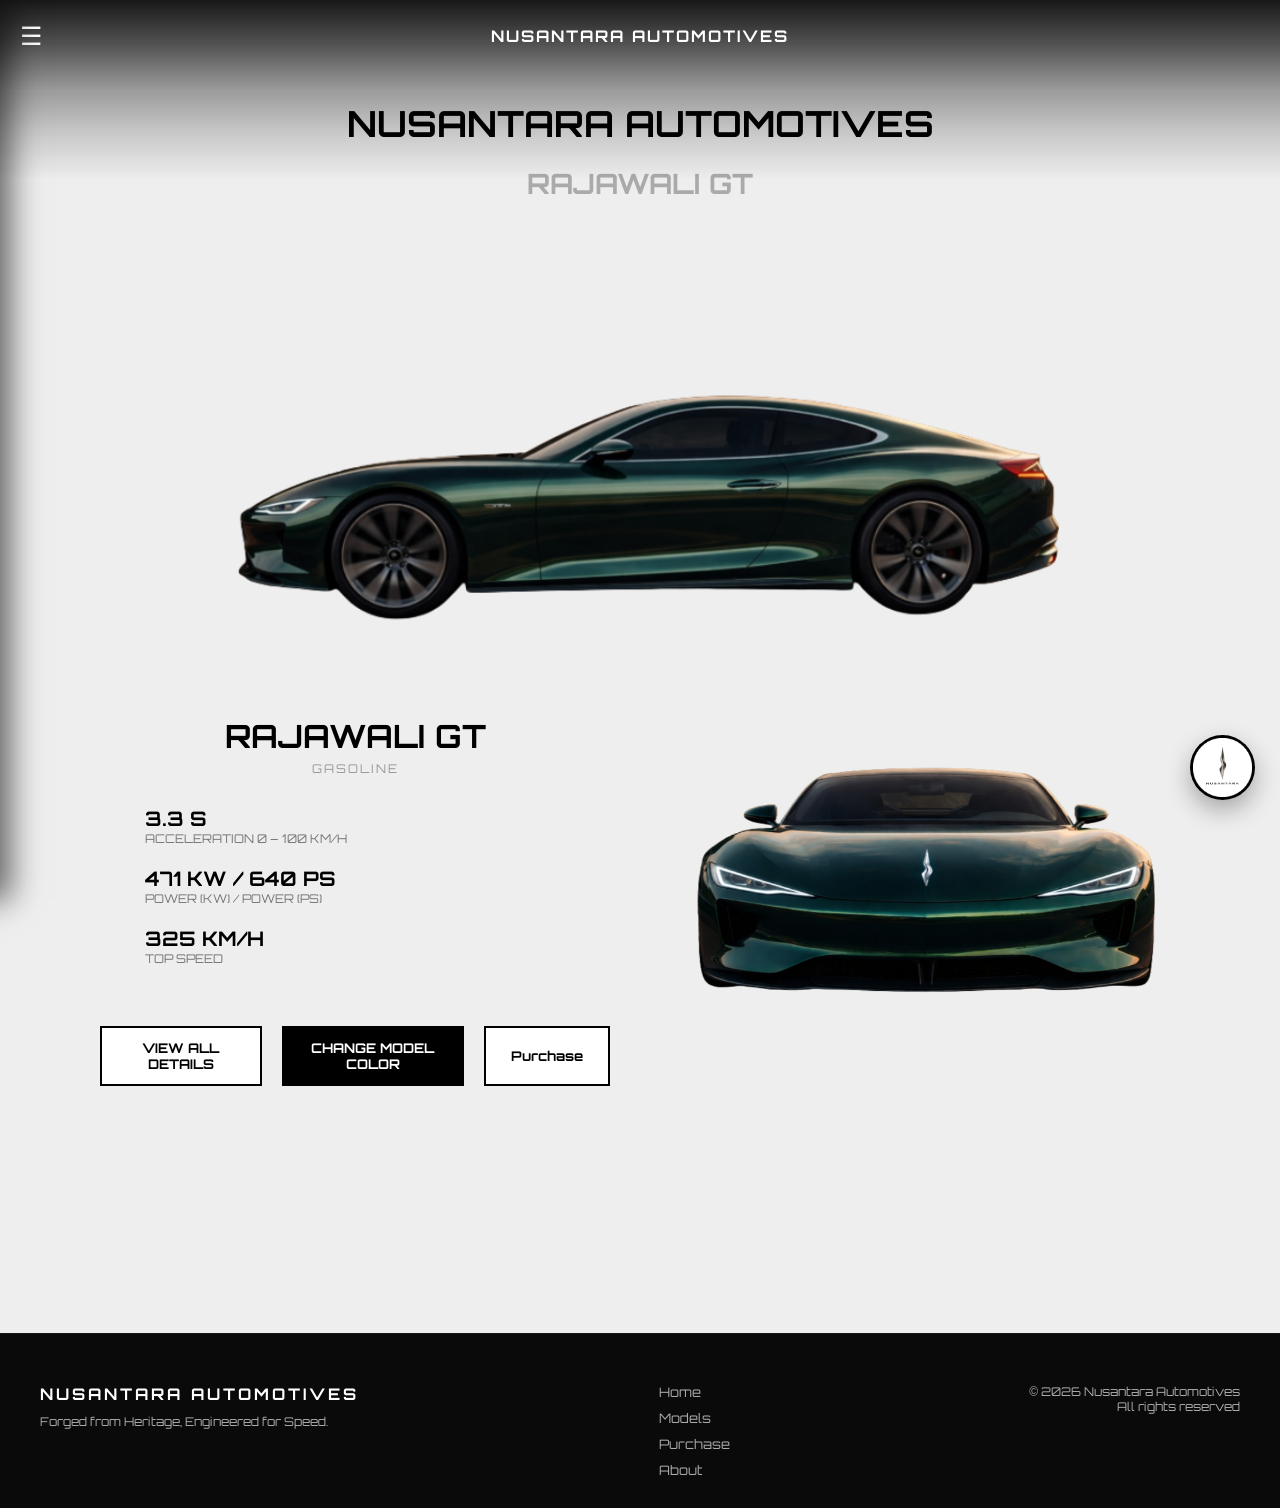
<file: mobil/rajawali.html>
<!DOCTYPE html>
<html lang="en">
<head>
  <meta charset="UTF-8">
  <title>Rajawali GT - Nusantara</title>

  <link rel="stylesheet" href="../style.css">
  <link href="https://fonts.googleapis.com/css2?family=Orbitron:wght@400;700&display=swap" rel="stylesheet">
</head>

<!--floating cs-->
<a href="https://wa.me/62867676767" target="_blank" class="cs-button">
  <img src="..\foto mobil\Another\logo.png" alt="Customer Service">
</a>

<div class="top-gradient"></div>
<body class="detail-page">

<!-- HEADER (FIX: sekarang di dalam body) -->
<!-- NAVBAR -->
<header class="navbar">

  <div class="menu-btn" onclick="openMenu()">☰</div>

  <div class="logo">
    <span>NUSANTARA AUTOMOTIVES</span>
  </div>

</header>

<!--Sidebar menu-->
<div id="sidebar" class="sidebar">

  <span class="close-btn" onclick="closeMenu()">&times;</span>

      <a href="..\index.html">Home</a>
      <a href="..\models.html">Models</a>
      <a href="..\Buy.html">Purchase</a>
      <a href="..\About.html">About</a>

</div>

<div id="overlay" class="overlay" onclick="closeMenu()"></div>

<script>
function openMenu() {
  document.getElementById("sidebar").classList.add("active");
  document.getElementById("overlay").classList.add("active");
}

function closeMenu() {
  document.getElementById("sidebar").classList.remove("active");
  document.getElementById("overlay").classList.remove("active");
}
</script>

<!-- TOP -->
<section class="detail-top">
  <h1>NUSANTARA AUTOMOTIVES</h1>
  <h2>RAJAWALI GT</h2>

  <img id="car-side"
       src="../foto mobil/RAJAWALI/borneo emerald green/Borneo Emerald Green side bgr.png"
       onerror="this.src='https://placehold.co/1200x500?text=Side+View'">
</section>

<!-- BOTTOM -->
<section class="detail-bottom">

  <!-- LEFT -->
  <div class="detail-left">

    <!-- INFO -->
    <div class="info-block">
      <h2 class="model-name">RAJAWALI GT</h2>
      <p class="fuel">GASOLINE</p>

      <div class="spec-block">
        <h3>3.3 S</h3>
        <p>ACCELERATION 0 – 100 KM/H</p>

        <h3>471 KW / 640 PS</h3>
        <p>POWER (KW) / POWER (PS)</p>

        <h3>325 KM/H</h3>
        <p>TOP SPEED</p>
      </div>
    </div>

    <!-- ACTION -->
    <div class="action-block">

      <div class="detail-buttons">
        <button id="open-spec" class="btn-outline">VIEW ALL DETAILS</button>
        <button id="color-toggle" class="btn-dark">CHANGE MODEL COLOR</button>
        <button class="btn-outline" onclick="window.location.href='../Buy.html'">
          Purchase
        </button>
      </div>

      <!-- COLOR PANEL -->
      <div id="color-panel" class="color-panel">

        <p class="color-label">SELECT COLOR</p>

        <div class="color-options">

           <span class="color"
              style="background:#d4af37"
              data-side="../foto mobil/RAJAWALI/royal garuda gold/Royal Garuda Gold side bgr.png"
              data-front="../foto mobil/RAJAWALI/royal garuda gold/Royal Garuda Gold front bgr.png"
              data-name="ROYAL GARUDA GOLD"
              data-desc="ELEGANT GOLD FINISH REPRESENTING PRESTIGE AND LUXURY">
            </span>
            <span class="color"
              style="background:#a43743"

              data-side="../foto mobil/RAJAWALI/majapahit red/Majapahit Red side bgr.png"
              data-front="../foto mobil/RAJAWALI/majapahit red/Majapahit Red front bgr.png"

              data-name="MAJAPAHIT RED"
              data-desc="ROYAL RED INSPIRED BY THE GLORY OF MAJAPAHIT">
            </span>
            <span class="color"
              style="background:#080808"
              data-side="../foto mobil/RAJAWALI/midnight black/Midnight Black side bgr.png"
              data-front="../foto mobil/RAJAWALI/midnight black/Midnight Black front bgr.png"
              data-name="MIDNIGHT BLACK"
              data-desc="DEEP BLACK WITH A PREMIUM AND POWERFUL CHARACTER">
            </span>
            <span class="color"
              style="background:#1b4a34"

              data-side="../foto mobil/RAJAWALI/borneo emerald green/Borneo Emerald Green side bgr.png"
              data-front="../foto mobil/RAJAWALI/borneo emerald green/Borneo Emerald Green front bgr.png"

              data-name="BORNEO EMERALD GREEN"
              data-desc="GREEN INSPIRED BY THE TROPICAL FORESTS OF BORNEO">
            </span>

        </div>

        <!-- INFO WARNA -->
        <div class="color-info-box">
          <h4 id="color-name"></h4>
          <p id="color-desc"></p>
        </div>

      </div>

    </div>

  </div>

  <!-- RIGHT -->
  <div class="detail-right">
    <img id="car-front"
         src="../foto mobil/RAJAWALI/borneo emerald green/Borneo Emerald Green front bgr.png"
         onerror="this.src='https://placehold.co/600x400?text=Front+View'">
  </div>

</section>

<div id="spec-overlay" class="spec-overlay">

  <!-- BLUR BACKGROUND -->
  <div class="spec-backdrop"></div>

  <!-- PANEL -->
<div class="spec-panel">

  <div class="spec-header">
    <h2>NUSANTARA RAJAWALI GT</h2>
    <span id="close-spec" class="close-btn">&times;</span>
  </div>

  <!-- TAGLINE -->
  <p class="spec-tagline">
    Grace in Motion, Power in Silence.
  </p>

  <!-- DESCRIPTION -->
  <p class="spec-desc">
    Rajawali GT adalah luxury grand tourer yang menggabungkan performa tinggi
    dengan kenyamanan maksimal untuk perjalanan jarak jauh.
  </p>

  <!-- ACCORDION -->
  <div class="spec-accordion">

    <!-- DESIGN -->
    <div class="spec-item">
      <div class="spec-title">Design Philosophy</div>
      <div class="spec-content">
        <p><strong>Wingline Elegance Design</strong> terinspirasi dari sayap rajawali
        yang melayang dengan karakter elegan dan stabil.</p>

        <ul>
          <li>Long and elegant body lines</li>
          <li>Grand touring proportions</li>
          <li>Wide rear stance for stability</li>
        </ul>
      </div>
    </div>

    <!-- EXTERIOR -->
    <div class="spec-item">
      <div class="spec-title">Exterior Highlights</div>
      <div class="spec-content">
        <ul>
          <li><strong>Eagle Wing Front Grille</strong></li>
          <li><strong>Adaptive Matrix LED Headlights</strong></li>
          <li><strong>Wingline Body Curve</strong></li>
          <li><strong>Rajawali Feather Wheels</strong></li>
        </ul>
      </div>
    </div>

    <!-- INTERIOR -->
    <div class="spec-item">
      <div class="spec-title">Interior Experience</div>
      <div class="spec-content">
        <ul>
          <li>16” Infotainment & 12” Digital Cluster</li>
          <li>Augmented Reality HUD</li>
          <li>Nappa leather full cabin</li>
          <li>Teak wood & aluminium trim</li>
          <li>Luxury comfort seats with massage</li>
        </ul>
      </div>
    </div>

    <!-- PERFORMANCE -->
    <div class="spec-item">
      <div class="spec-title">Performance</div>
      <div class="spec-content">
        <ul>
          <li>4.0L Twin Turbo V8</li>
          <li>640 HP / 780 Nm</li>
          <li>0–100 km/h: 3.3 s</li>
          <li>0–200 km/h: 10.1 s</li>
          <li>Top Speed: 325 km/h</li>
        </ul>
      </div>
    </div>

    <!-- CHASSIS -->
    <div class="spec-item">
      <div class="spec-title">Chassis & Aerodynamics</div>
      <div class="spec-content">
        <ul>
          <li>Adaptive air suspension</li>
          <li>Downforce: 310 kg @ 300 km/h</li>
          <li>Active rear spoiler</li>
          <li>Drag coefficient: 0.28 Cd</li>
        </ul>
      </div>
    </div>

    <!-- TECHNOLOGY -->
    <div class="spec-item">
      <div class="spec-title">Technology</div>
      <div class="spec-content">
        <ul>
          <li>AI driving assistant</li>
          <li>Adaptive cruise control</li>
          <li>Lane assist</li>
          <li>360° camera</li>
          <li>Digital key</li>
        </ul>
      </div>
    </div>

    <!-- SUMMARY -->
    <div class="spec-item">
      <div class="spec-title">Specifications Summary</div>
      <div class="spec-content">
        <ul>
          <li>Engine: 4.0L Twin Turbo V8</li>
          <li>Power: 640 HP</li>
          <li>Torque: 780 Nm</li>
          <li>Drivetrain: AWD</li>
          <li>Transmission: 8-Speed DCT</li>
        </ul>
      </div>
    </div>

  </div>

</div>

</div>

<!-- SCRIPT -->
<script>
const sideImage = document.getElementById("car-side");
const frontImage = document.getElementById("car-front");

const colorButtons = document.querySelectorAll(".color");

const colorName = document.getElementById("color-name");
const colorDesc = document.getElementById("color-desc");

const toggleBtn = document.getElementById("color-toggle");
const colorPanel = document.getElementById("color-panel");

const model = "garuda";

/* COLOR SWITCH + TEXT */
colorButtons.forEach(btn => {
  btn.addEventListener("click", () => {
    const color = btn.dataset.color;

    sideImage.style.opacity = 0;
    frontImage.style.opacity = 0;

    setTimeout(() => {
      sideImage.src = btn.dataset.side;
      frontImage.src = btn.dataset.front;

      sideImage.style.opacity = 1;
      frontImage.style.opacity = 1;
    }, 150);

    // UPDATE TEXT
    colorName.textContent = btn.dataset.name;
    colorDesc.textContent = btn.dataset.desc;

    // ACTIVE
    colorButtons.forEach(b => b.classList.remove("active"));
    btn.classList.add("active");
  });
});

/* DEFAULT */
const defaultColor = document.querySelector('[data-color="gold"]');
if (defaultColor) {
  defaultColor.classList.add("active");
  colorName.textContent = defaultColor.dataset.name;
  colorDesc.textContent = defaultColor.dataset.desc;
}

/* TOGGLE PANEL */
if (toggleBtn && colorPanel) {
  toggleBtn.addEventListener("click", () => {
    colorPanel.classList.toggle("active");
  });
}

const openSpec = document.getElementById("open-spec");
const closeSpec = document.getElementById("close-spec");
const specOverlay = document.getElementById("spec-overlay");

if (openSpec && closeSpec && specOverlay) {

  openSpec.addEventListener("click", () => {
    specOverlay.classList.add("active");
  });

  closeSpec.addEventListener("click", () => {
    specOverlay.classList.remove("active");
  });

  // klik backdrop untuk close
  specOverlay.addEventListener("click", (e) => {
    if (e.target.classList.contains("spec-backdrop")) {
      specOverlay.classList.remove("active");
    }
  });
}

/* ACCORDION */
const specItems = document.querySelectorAll(".spec-item");

specItems.forEach(item => {
  item.addEventListener("click", () => {
    item.classList.toggle("active");
  });
});
</script>
<!-- FOOTER -->
<footer class="footer">

  <div class="footer-content">

    <div class="footer-left">
      <h2>NUSANTARA AUTOMOTIVES</h2>
      <p>Forged from Heritage, Engineered for Speed.</p>
    </div>

    <div class="footer-links">
      <a href="..\index.html">Home</a>
      <a href="..\models.html">Models</a>
      <a href="..\Buy.html">Purchase</a>
      <a href="..\About.html">About</a>
    </div>

    <div class="footer-right">
      <p>© 2026 Nusantara Automotives</p>
      <p>All rights reserved</p>
    </div>

  </div>

</footer>
</body>
</html>
</file>
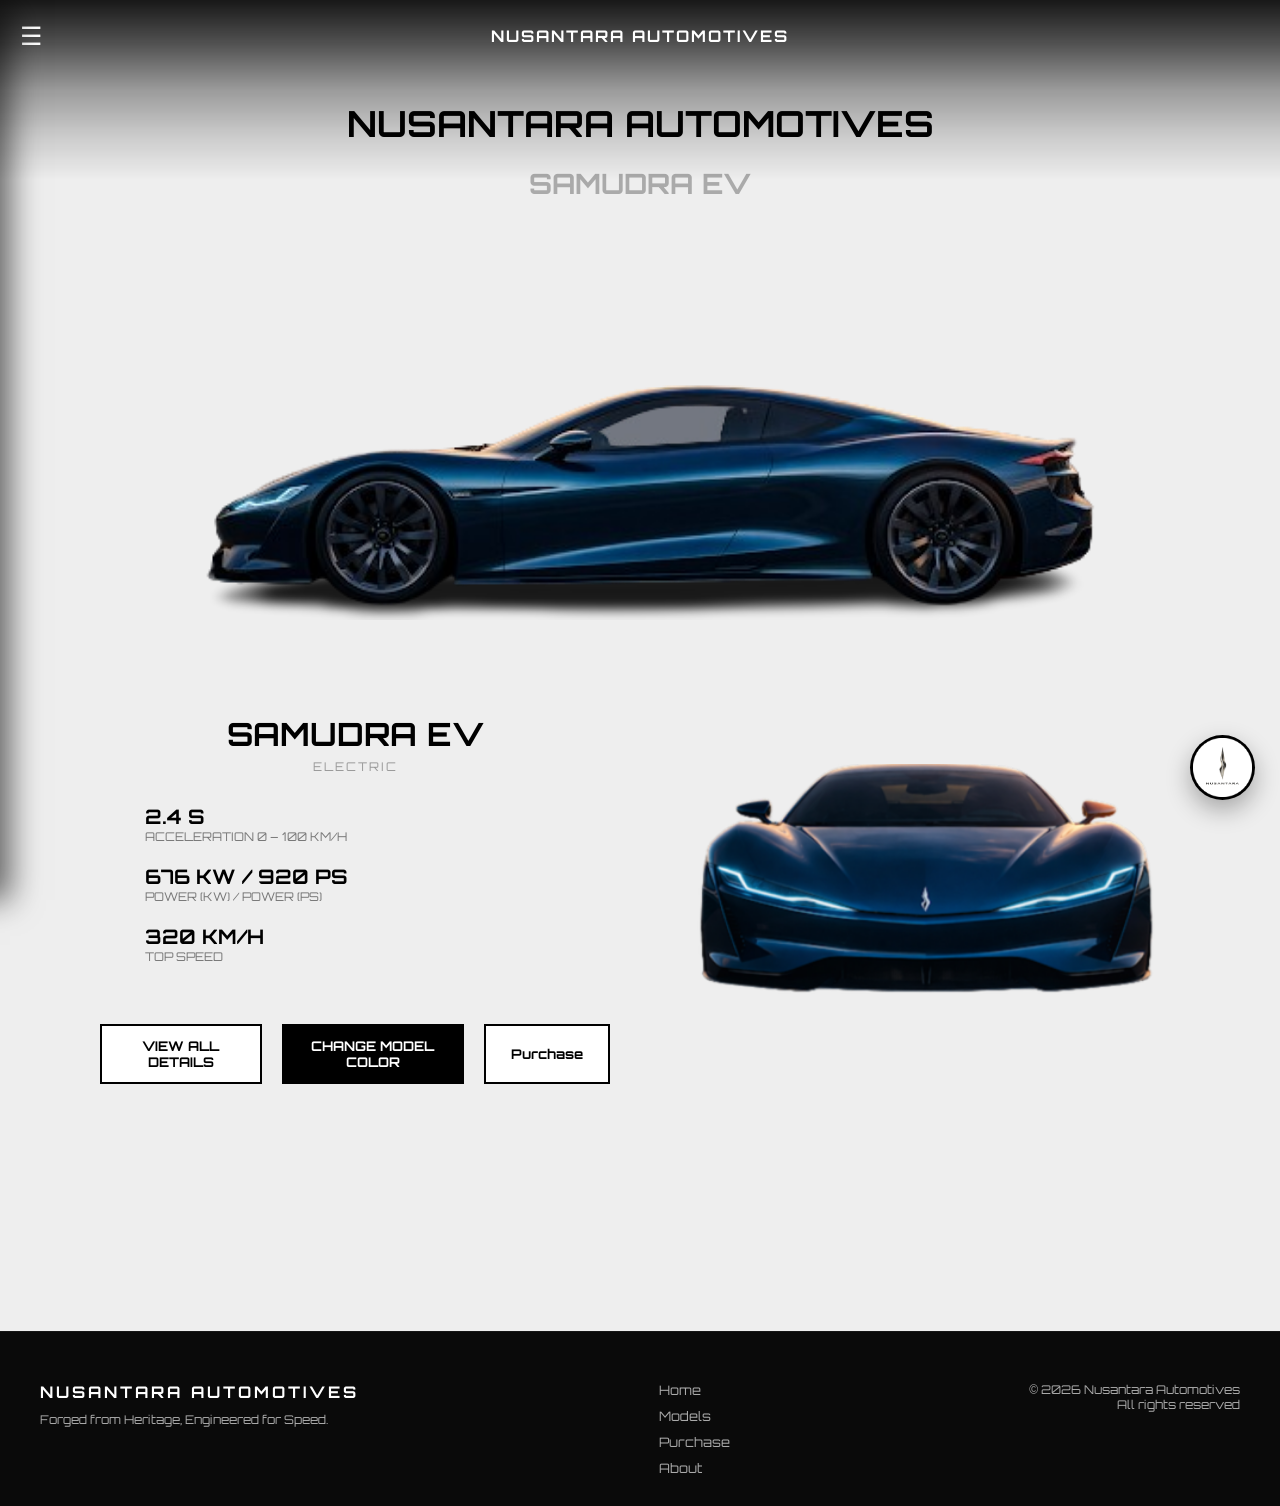
<file: mobil/samudra.html>
<!DOCTYPE html>
<html lang="en">
<head>
  <meta charset="UTF-8">
  <title>Samudra EV - Nusantara</title>

  <link rel="stylesheet" href="../style.css">
  <link href="https://fonts.googleapis.com/css2?family=Orbitron:wght@400;700&display=swap" rel="stylesheet">
</head>

<!--floating cs-->
<a href="https://wa.me/62867676767" target="_blank" class="cs-button">
  <img src="..\foto mobil\Another\logo.png" alt="Customer Service">
</a>

<div class="top-gradient"></div>
<body class="detail-page">

<!-- HEADER (FIX: sekarang di dalam body) -->
<!-- NAVBAR -->
<header class="navbar">

  <div class="menu-btn" onclick="openMenu()">☰</div>

  <div class="logo">
    <span>NUSANTARA AUTOMOTIVES</span>
  </div>

</header>

<!--Sidebar menu-->
<div id="sidebar" class="sidebar">

  <span class="close-btn" onclick="closeMenu()">&times;</span>

      <a href="..\index.html">Home</a>
      <a href="..\models.html">Models</a>
      <a href="..\Buy.html">Purchase</a>
      <a href="..\About.html">About</a>

</div>

<div id="overlay" class="overlay" onclick="closeMenu()"></div>

<script>
function openMenu() {
  document.getElementById("sidebar").classList.add("active");
  document.getElementById("overlay").classList.add("active");
}

function closeMenu() {
  document.getElementById("sidebar").classList.remove("active");
  document.getElementById("overlay").classList.remove("active");
}
</script>

<!-- TOP -->
<section class="detail-top">
  <h1>NUSANTARA AUTOMOTIVES</h1>
  <h2>SAMUDRA EV</h2>

  <img id="car-side"
       src="../foto mobil/SAMUDRA/Deep Ocean Blue/samudra deep ocean blue.png"
       onerror="this.src='https://placehold.co/1200x500?text=Side+View'">
</section>

<!-- BOTTOM -->
<section class="detail-bottom">

  <!-- LEFT -->
  <div class="detail-left">

    <!-- INFO -->
    <div class="info-block">
      <h2 class="model-name">SAMUDRA EV</h2>
      <p class="fuel">ELECTRIC</p>

      <div class="spec-block">
        <h3>2.4 S</h3>
        <p>ACCELERATION 0 – 100 KM/H</p>

        <h3>676 KW / 920 PS</h3>
        <p>POWER (KW) / POWER (PS)</p>

        <h3>320 KM/H</h3>
        <p>TOP SPEED</p>
      </div>
    </div>

    <!-- ACTION -->
    <div class="action-block">

      <div class="detail-buttons">
        <button id="open-spec" class="btn-outline">VIEW ALL DETAILS</button>
        <button id="color-toggle" class="btn-dark">CHANGE MODEL COLOR</button>
        <button class="btn-outline" onclick="window.location.href='../Buy.html'">
          Purchase
        </button>
      </div>

      <!-- COLOR PANEL -->
      <div id="color-panel" class="color-panel">

        <p class="color-label">SELECT COLOR</p>

        <div class="color-options">

           <span class="color"
              style="background:#0b3d91"
              data-side="../foto mobil/SAMUDRA/Deep Ocean Blue/samudra deep ocean blue.png"
              data-front="../foto mobil/SAMUDRA/Deep Ocean Blue/samudra deep ocean blue FV.png"
              data-name="DEEP OCEAN BLUE"
              data-desc="DEEP BLUE INSPIRED BY THE OCEAN DEPTH">
            </span>
            <span class="color"
              style="background:#f5f5f5"

              data-side="../foto mobil/SAMUDRA/Pearl Coral White/samudra pearl coral white.png"
              data-front="../foto mobil/SAMUDRA/Pearl Coral White/samudra pearl coral white FV.png"

              data-name="PEARL CORAL WHITE"
              data-desc="PEARL WHITE INSPIRED BY OCEAN CORAL">
            </span>
            <span class="color"
              style="background:#080808"
              data-side="../foto mobil/SAMUDRA/Volcanic Black/samudra volcanic black.png"
              data-front="../foto mobil/SAMUDRA/Volcanic Black/samudra volcanic black FV.png"
              data-name="VOLCANIC BLACK"
              data-desc="LAVA BLACK WITH A STRONG AND ELEGANT CHARACTER">
            </span>
            <span class="color"
              style="background:#1b6f5a"

              data-side="../foto mobil/SAMUDRA/Emerald Sea Green/samudra emerald green.png"
              data-front="../foto mobil/SAMUDRA/Emerald Sea Green/samudra emerald green FV.png"

              data-name="EMERALD SEA GREEN"
              data-desc="GREEN INSPIRED BY TROPICAL SEA WATER">
            </span>

        </div>

        <!-- INFO WARNA -->
        <div class="color-info-box">
          <h4 id="color-name"></h4>
          <p id="color-desc"></p>
        </div>

      </div>

    </div>

  </div>

  <!-- RIGHT -->
  <div class="detail-right">
    <img id="car-front"
         src="../foto mobil/SAMUDRA/Deep Ocean Blue/samudra deep ocean blue FV.png"
         onerror="this.src='https://placehold.co/600x400?text=Front+View'">
  </div>

</section>

<div id="spec-overlay" class="spec-overlay">

  <!-- BLUR BACKGROUND -->
  <div class="spec-backdrop"></div>

  <!-- PANEL -->
<div class="spec-panel">

  <div class="spec-header">
    <h2>NUSANTARA SAMUDRA EV</h2>
    <span id="close-spec" class="close-btn">&times;</span>
  </div>

  <!-- TAGLINE -->
  <p class="spec-tagline">
    Power of the Ocean.
  </p>

  <!-- DESCRIPTION -->
  <p class="spec-desc">
    Samudra EV adalah electric hyper grand tourer yang menggabungkan performa ekstrem
    dengan kenyamanan perjalanan jarak jauh dan teknologi futuristik.
  </p>

  <!-- ACCORDION -->
  <div class="spec-accordion">

    <!-- DESIGN -->
    <div class="spec-item">
      <div class="spec-title">Design Philosophy</div>
      <div class="spec-content">
        <p><strong>Ocean Flow Design</strong> menghadirkan garis halus seperti gelombang
        dengan karakter elegan dan futuristik.</p>

        <ul>
          <li>Smooth flowing body lines</li>
          <li>Futuristic lighting design</li>
          <li>Elegant and powerful stance</li>
        </ul>
      </div>
    </div>

    <!-- EXTERIOR -->
    <div class="spec-item">
      <div class="spec-title">Exterior Highlights</div>
      <div class="spec-content">
        <ul>
          <li><strong>Active Airflow Front Panel</strong></li>
          <li><strong>Ultra Thin Laser LED Headlights</strong></li>
          <li><strong>Ocean Flow Line</strong></li>
          <li><strong>Active Rear Wing (Air Brake)</strong></li>
        </ul>
      </div>
    </div>

    <!-- INTERIOR -->
    <div class="spec-item">
      <div class="spec-title">Interior Experience</div>
      <div class="spec-content">
        <ul>
          <li>17” OLED Display & 12” Driver Screen</li>
          <li>Augmented Reality HUD</li>
          <li>Nappa leather & bamboo veneer</li>
          <li>Brushed aluminium trim</li>
          <li>64-color ambient lighting</li>
        </ul>
      </div>
    </div>

    <!-- PERFORMANCE -->
    <div class="spec-item">
      <div class="spec-title">Performance</div>
      <div class="spec-content">
        <ul>
          <li>Tri-Motor Electric AWD</li>
          <li>920 HP / 1250 Nm</li>
          <li>0–100 km/h: 2.4 s</li>
          <li>0–200 km/h: 7.9 s</li>
          <li>Top Speed: 320 km/h</li>
        </ul>
      </div>
    </div>

    <!-- CHASSIS -->
    <div class="spec-item">
      <div class="spec-title">Chassis & Aerodynamics</div>
      <div class="spec-content">
        <ul>
          <li>Advanced EV platform</li>
          <li>Downforce optimized aero</li>
          <li>Active aerodynamic system</li>
          <li>High-efficiency airflow design</li>
        </ul>
      </div>
    </div>

    <!-- TECHNOLOGY -->
    <div class="spec-item">
      <div class="spec-title">Technology</div>
      <div class="spec-content">
        <ul>
          <li>Autonomous Driving Level 3</li>
          <li>AI driving assistant</li>
          <li>360° LiDAR system</li>
          <li>OTA updates</li>
          <li>Digital key (smartphone)</li>
        </ul>
      </div>
    </div>

    <!-- SUMMARY -->
    <div class="spec-item">
      <div class="spec-title">Specifications Summary</div>
      <div class="spec-content">
        <ul>
          <li>Battery: 120 kWh Solid-State</li>
          <li>Power: 920 HP</li>
          <li>Torque: 1,250 Nm</li>
          <li>Drivetrain: AWD</li>
          <li>Range: 680 km (WLTP)</li>
        </ul>
      </div>
    </div>

  </div>

</div>

</div>

<!-- SCRIPT -->
<script>
const sideImage = document.getElementById("car-side");
const frontImage = document.getElementById("car-front");

const colorButtons = document.querySelectorAll(".color");

const colorName = document.getElementById("color-name");
const colorDesc = document.getElementById("color-desc");

const toggleBtn = document.getElementById("color-toggle");
const colorPanel = document.getElementById("color-panel");

const model = "garuda";

/* COLOR SWITCH + TEXT */
colorButtons.forEach(btn => {
  btn.addEventListener("click", () => {
    const color = btn.dataset.color;

    sideImage.style.opacity = 0;
    frontImage.style.opacity = 0;

    setTimeout(() => {
      sideImage.src = btn.dataset.side;
      frontImage.src = btn.dataset.front;

      sideImage.style.opacity = 1;
      frontImage.style.opacity = 1;
    }, 150);

    // UPDATE TEXT
    colorName.textContent = btn.dataset.name;
    colorDesc.textContent = btn.dataset.desc;

    // ACTIVE
    colorButtons.forEach(b => b.classList.remove("active"));
    btn.classList.add("active");
  });
});

/* DEFAULT */
const defaultColor = document.querySelector('[data-color="gold"]');
if (defaultColor) {
  defaultColor.classList.add("active");
  colorName.textContent = defaultColor.dataset.name;
  colorDesc.textContent = defaultColor.dataset.desc;
}

/* TOGGLE PANEL */
if (toggleBtn && colorPanel) {
  toggleBtn.addEventListener("click", () => {
    colorPanel.classList.toggle("active");
  });
}

const openSpec = document.getElementById("open-spec");
const closeSpec = document.getElementById("close-spec");
const specOverlay = document.getElementById("spec-overlay");

if (openSpec && closeSpec && specOverlay) {

  openSpec.addEventListener("click", () => {
    specOverlay.classList.add("active");
  });

  closeSpec.addEventListener("click", () => {
    specOverlay.classList.remove("active");
  });

  // klik backdrop untuk close
  specOverlay.addEventListener("click", (e) => {
    if (e.target.classList.contains("spec-backdrop")) {
      specOverlay.classList.remove("active");
    }
  });
}

/* ACCORDION */
const specItems = document.querySelectorAll(".spec-item");

specItems.forEach(item => {
  item.addEventListener("click", () => {
    item.classList.toggle("active");
  });
});
</script>
<!-- FOOTER -->
<footer class="footer">

  <div class="footer-content">

    <div class="footer-left">
      <h2>NUSANTARA AUTOMOTIVES</h2>
      <p>Forged from Heritage, Engineered for Speed.</p>
    </div>

    <div class="footer-links">
      <a href="..\index.html">Home</a>
      <a href="..\models.html">Models</a>
      <a href="..\Buy.html">Purchase</a>
      <a href="..\About.html">About</a>
    </div>

    <div class="footer-right">
      <p>© 2026 Nusantara Automotives</p>
      <p>All rights reserved</p>
    </div>

  </div>

</footer>
</body>
</html>
</file>
<file: style.css>
* {
  margin: 0;
  padding: 0;
  box-sizing: border-box;
  font-family: 'Orbitron', sans-serif;
}

body {
  background: #111;
  color: white;
}

/* NAVBAR */
.navbar {
  position: sticky;
  top: 0;
  z-index: 1000;

  display: flex;
  align-items: center;
  padding: 20px;

  background: transparent; /* biar ga kotak */
  box-shadow: none;        /* hilangin garis bawah */
}

.top-gradient {
  position: fixed;
  top: 0;
  left: 0;
  width: 100%;
  height: 180px; /* penting: jangan kecil */

  background: linear-gradient(
    to bottom,
    rgba(0,0,0,0.9) 0%,
    rgba(0,0,0,0.65) 25%,
    rgba(0,0,0,0.35) 50%,
    rgba(0,0,0,0.15) 75%,
    rgba(0,0,0,0) 100%
  );

  z-index: 999;
  pointer-events: none;
}

.logo {
  position: absolute;
  left: 50%;
  transform: translateX(-50%);
  font-family: 'Orbitron', sans-serif;
  letter-spacing: 2px;
}


/* SIDEBAR */
.sidebar {
  position: fixed;
  top: 0;
  left: -300px;
  width: 300px;
  height: 100%;

  /* 🔥 SOLID HITAM + DEPTH */
  background: linear-gradient(
    to bottom,
    rgba(0,0,0,0.98),
    rgba(0,0,0,0.92)
  );

  padding: 40px 20px;
  transition: 0.4s;
  z-index: 1001;

  box-shadow: 10px 0 30px rgba(0,0,0,0.6); /* biar ada depth */
}

.sidebar a {
  display: block;
  color: white;
  text-decoration: none;
  margin: 20px 0;
  font-size: 18px;
  transition: 0.3s;

  opacity: 0.85;
}

.sidebar a:hover {
  color: #00bcd4;
  opacity: 1;
  transform: translateX(5px);
}

/* CLOSE BUTTON */
.close-btn {
  font-size: 30px;
  color: white;
  cursor: pointer;
}

/* OVERLAY */
.overlay {
  position: fixed;
  top: 0;
  left: 0;
  width: 100%;
  height: 100%;
  background: rgba(0,0,0,0.5);
  display: none;
  z-index: 1000;
}

/* ACTIVE STATE */
.sidebar.active {
  left: 0;
}

.overlay.active {
  display: block;
}

/* MENU BUTTON */
.menu-btn {
  font-size: 25px;
  color: white;
  cursor: pointer;
}

/* HERO */
.hero {
  position: relative;
  height: 100vh;
  
}

/* HERO VIDEO */
.hero-video {
  position: absolute;
  width: 100%;
  height: 100%;
  object-fit: cover;

  top: 0;
  left: 0;

  z-index: 1;
}

/* Overlay gelap */
.hero-overlay {
  position: absolute;
  inset: 0;
  pointer-events: none;
  z-index: 2;

  background: linear-gradient(
    to bottom,
    rgba(0,0,0,0.95) 0%,
    rgba(0,0,0,0.3) 20%,
    rgba(0,0,0,0.15) 50%,
    rgba(0,0,0,0.3) 80%,
    rgba(0,0,0,0.95) 100%
  );
}

.hero {
  position: relative;
  height: 100vh;
  overflow: hidden; /* INI KUNCI UTAMA */
}

/* Text di atas */
.hero-text {
  position: absolute;
  top: 35%;
  left: 5%;
  max-width: 500px;
  z-index: 3;
}

.hero-text h1 {
  font-size: 60px;
  line-height: 1.1;
}

.hero-text p {
  margin-top: 20px;
  font-size: 14px;
}

/* FEATURES */
.features {
  display: flex;
  gap: 20px;
  padding: 50px;
  background: #ddd;
}

.feature {
  position: relative;
  flex: 1;
  overflow: hidden;
}

.feature img {
  width: 100%;
  transition: 0.4s;
}

.feature:hover img {
  transform: scale(1.1);
}

.feature-text {
  position: absolute;
  bottom: 15px;
  left: 15px;
  color: white;
  font-size: 18px;
}

#feature-desc {
  text-align: justify;
  text-justify: inter-word;
}

.feature-modal {
  position: fixed;
  top: 0;
  left: 0;
  width: 100%;
  height: 100%;

  background: rgba(0,0,0,0.6);
  backdrop-filter: blur(6px);

  display: flex;
  justify-content: center;
  align-items: center;

  opacity: 0;
  pointer-events: none;
  transition: 0.3s;

  z-index: 9999; 
}

.feature-box {
  position: relative;
  z-index: 10000;
}

/* MODAL */
.feature-modal {
  position: fixed;
  top: 0;
  left: 0;
  width: 100%;
  height: 100%;

  background: rgba(0,0,0,0.5);
  backdrop-filter: blur(6px);

  display: flex;
  justify-content: center;
  align-items: center;

  opacity: 0;
  pointer-events: none;
  transition: 0.3s;
}

.feature-modal.active {
  opacity: 1;
  pointer-events: auto;
}

/* BOX */
.feature-box {
  background: white;
  padding: 30px;
  width: 400px;
  border-radius: 15px;
  text-align: center;
  position: relative;

  transform: translateY(20px);
  opacity: 0;
  transition: 0.3s;
}

.feature-modal.active .feature-box {
  transform: translateY(0);
  opacity: 1;
}

/* IMAGE */
#feature-img {
  width: 100%;
  border-radius: 10px;
  margin-bottom: 15px;
}

/* CLOSE */
#feature-close {
  position: absolute;
  top: 10px;
  right: 15px;
  cursor: pointer;
  font-size: 20px;
}

/* TEXT */
#feature-desc {
  font-size: 14px;
  color: #555;
}

/* PRODUCTS */
.products {
  background: #eee;
  padding: 60px;
}

.products h1 {
  font-size: 40px;
  margin-bottom: 30px;
  color: black;
}

.product-grid {
  display: grid;
  grid-template-columns: repeat(2, 1fr);
  gap: 20px;
}

.product-grid img {
  width: 100%;
  transition: 0.3s;
}

.product-grid img:hover {
  transform: scale(1.05);
  cursor: pointer;
}


/* CTA bawah products */
.products-cta {
  text-align: center;
  margin-top: 40px;
}

.explore-btn {
  display: inline-block;
  padding: 15px 40px;
  background: black;
  color: white;
  text-decoration: none;
  font-size: 18px;
  letter-spacing: 1px;
  transition: 0.3s;
}

.explore-btn:hover {
  background: #333;
}

.products-cta p {
  margin-top: 10px;
  color: #555;
  font-size: 14px;
}

.cs-button {
  position: fixed;
  bottom: 100px;
  right: 25px;

  width: 65px;
  height: 65px;

  background: black;
  border-radius: 50%;

  display: flex;
  justify-content: center;
  align-items: center;

  cursor: pointer;
  z-index: 9999;

  box-shadow: 0 10px 25px rgba(0,0,0,0.3);
  transition: all 0.3s ease;
}

/* logo */
.cs-button img {
  width: 90%;
  filter: invert(1);
}

/* hover */
.cs-button:hover {
  transform: scale(1.1);
  box-shadow: 0 15px 35px rgba(0,0,0,0.5);
}

/* TITLE */
.model-card h2 {
  margin-top: 20px;
  font-size: 26px;
  text-align: center;
  letter-spacing: 2px;
  z-index: 3;
  position: relative;
}

/* TAGS */
.tags {
  display: flex;
  flex-wrap: wrap; /* BIAR STAY DALAM BOX */
  gap: 6px;
  margin-bottom: 15px;
  justify-content: center;
}

.tags span {
  background: #ddd;
  padding: 5px 10px;
  font-size: 11px;
  white-space: nowrap; /* biar tidak pecah aneh */
}

/* SPECS */
.specs {
  margin-bottom: 15px;
}

/* ANGKA BESAR */
.spec-main {
  font-size: 18px;
  font-weight: 700;
  color: black;
  margin-top: 10px;
}

/* TEXT ABU-ABU */
.spec-sub {
  font-size: 12px;
  color: #888;
  margin-bottom: 5px;
}

/* TAGLINE */
.tagline {
  font-size: 12px;
  margin: 15px 0;
  color: black;
  font-weight: 500;
}

/* BUTTON */
.select-btn {
  display: block;
  padding: 18px;
  background: black;
  color: white;
  text-align: center;
  text-decoration: none;
  font-weight: 600;

  margin-top: 10px;
}

/* MODELS PAGE OVERRIDE */
.models-page {
  background: #eee;
  color: black;
}

.model-card {
  background: #f5f5f5;
  color: black; /*  penting */
}

body {
  margin: 0;
  padding: 0;
}

/* MODELS GRID FIX */
.models-grid {
  display: grid;
  grid-template-columns: repeat(2, 1fr);
  gap: 30px;
  padding: 40px;
  max-width: 1200px;
  margin: auto;
  align-items: stretch;
  row-gap: 70px;
}
/* FEATURED CARD */
.featured {
  grid-column: span 2; /* bikin dia full lebar */
  display: flex;
  gap: 20px;
  align-items: center;
}

/* IMAGE BESAR */
.featured img {
  width: 50%;
  height: 300px;
  object-fit: cover;
  border-radius: 15px;
}

/* CONTENT */
.featured-content {
  width: 50%;
}
.model-card {
  background: #f5f5f5;
  border-radius: 25px;
  padding: 20px;

  display: flex;
  flex-direction: column;
  justify-content: space-between;

  height: 100%;

  position: relative;
  padding-top: 100px; /* kasih ruang buat gambar */
  overflow: visible;
  padding-top: 20px;
  position: relative;
}


.model-card::after {
  content: "";
  position: absolute;

  bottom: 10px;
  left: 50%;
  transform: translateX(-50%);

  width: 70%;
  height: 25px;

  background: rgba(0,0,0,0.3);
  border-radius: 50%;

  filter: blur(10px);
  z-index: 1;
}

.tags {
  display: flex;
  flex-wrap: wrap;
  gap: 6px;
  margin-bottom: 15px;

  align-items: center;   /* vertical center */
  align-content: center; /* kalau jadi 2 baris tetap center */
}

.specs {
  min-height: 120px;
}

.model-card {
  transition: all 0.3s ease;
  
}

.model-card:hover {
  transform: translateY(-5px);
  box-shadow: 0 10px 30px rgba(0,0,0,0.2);
}

.select-btn {
  transition: 0.3s;
}

.select-btn:hover {
  background: #333;
  letter-spacing: 1px;
}

.model-card img {
  position: absolute;
  top: -100px;
  left: 50%;
  transform: translateX(-50%);

  width: 90%;
  max-width: 320px;

  height: auto;
  object-fit: contain;

  z-index: 2;


}

.model-card::after {
  content: "";
  position: absolute;

  bottom: 10px;
  left: 50%;
  transform: translateX(-50%);

  width: 60%;
  height: 25px;

  background: radial-gradient(
    ellipse at center,
    rgba(0,0,0,0.001) 0%,
    rgba(0,0,0,0) 80%
  );

  filter: blur(8px);
  z-index: 1;
}

.models-grid {
  overflow: visible;
}

.models-header a {
  text-decoration: none;
  color: black;
  font-size: 14px;
}

/* DETAIL PAGE */
.detail-page {
  background: #eee;
  color: black;
}

/* back button*/
.back-btn{
  text-decoration: none;
  color: rgb(255, 255, 255);
  font-size: 14px;
}



/* HEADER */
.detail-header {
  padding: 20px 40px;
}

.detail-header a {
  text-decoration: none;
  color: black;
  font-size: 14px;
}

/* HERO */
.detail-hero {
  text-align: center;
  padding: 40px;
}

.detail-hero h1 {
  font-size: 40px;
}

.detail-hero h2 {
  font-size: 26px;
  color: #777;
  margin-bottom: 30px;
}

/* IMAGE */
#car-image {
  width: 80%;
  max-width: 1000px;
  margin: 20px auto;
  display: block;
  transition: opacity 0.3s ease;
}

/* COLOR SECTION */
.color-section {
  margin-top: 20px;
}

#color-name {
  font-size: 12px;
  color: #555;
  margin-bottom: 10px;
}

/* COLOR DOTS */
.color-options {
  display: flex;
  justify-content: center;
  gap: 12px;
}

.color {
  width: 18px;
  height: 18px;
  border-radius: 50%;
  cursor: pointer;
  border: 2px solid transparent;
  transition: all 0.2s ease;
}

/* WARNA */
.color.gold { background: gold; }
.color.black { background: black; }
.color.red { background: red; }
.color.white { background: #eee; border: 1px solid #ccc; }
.color.blue { background: blue; }

/* HOVER */
.color:hover {
  transform: scale(1.2);
}

/* ACTIVE */
.color.active {
  border: 2px solid black;
  transform: scale(1.3);
}

/* SPECS */
.spec-highlight {
  display: flex;
  justify-content: center;
  gap: 80px;
  margin-top: 30px;
}

.spec-highlight h3 {
  font-size: 20px;
}

.spec-highlight p {
  font-size: 12px;
  color: #777;
}

/* BUTTONS (utk details mobil sendiri card)*/
.detail-buttons {
  margin-top: 40px;
  display: flex;
  justify-content: center;
  gap: 20px;
}

.btn-outline {
  padding: 15px 30px;
  border: 2px solid black;
  text-decoration: none;
  color: black;
}

.btn-dark {
  padding: 15px 30px;
  background: black;
  color: white;
  border: none;
  cursor: pointer;
}

.btn-outline:hover {
  background: black;
  color: white;
}

.btn-dark:hover {
  background: #333;
}

/* WRAPPER */
.car-images {
  display: flex;
  flex-direction: column;
  align-items: center;
  gap: 20px;
}

/* MAIN IMAGE (BESAR) */
#car-main {
  width: 80%;
  max-width: 1000px;
  transition: opacity 0.3s ease;
}

/* SECONDARY IMAGE (LEBIH KECIL) */
#car-secondary {
  width: 50%;
  max-width: 600px;
  opacity: 0.9;
  transition: opacity 0.3s ease;
}

/* TOP */
.detail-top {
  text-align: center;
  padding: 40px;
}

.detail-top h1 {
  font-size: 36px;
}

.detail-top h2 {
  font-size: 28px;
  color: #aaa;
  margin: 20px 0;
}

#car-side {
  width: 80%;
  max-width: 1000px;
  transition: 0.3s;
}

/* BOTTOM LAYOUT */
.detail-bottom {
  display: grid;
  grid-template-columns: 1fr 1fr;
  align-items: center;
  padding: 60px;
  gap: 40px;
}

/* LEFT */
.detail-left {
  padding-left: 40px;
}

.model-name {
  font-size: 28px;
}

.fuel {
  font-size: 12px;
  color: #aaa;
  margin-bottom: 20px;
}

/* SPECS */
.spec-block h3 {
  font-size: 20px;
  margin-top: 20px;
}

.spec-block p {
  font-size: 12px;
  color: #777;
}

/* RIGHT IMAGE */
#car-front {
  width: 80%;
  max-width: 500px;
  transition: 0.3s;
}

/* BUTTONS */
.detail-buttons {
  margin-top: 30px;
  display: flex;
  gap: 20px;
}

.btn-outline {
  padding: 12px 25px;
  border: 2px solid black;
  text-decoration: none;
  color: black;
}

.btn-dark {
  padding: 12px 25px;
  background: black;
  color: white;
  border: none;
  cursor: pointer;
}

/* COLOR */
.color-options {
  margin-top: 20px;
  display: flex;
  gap: 10px;
}

.color {
  width: 18px;
  height: 18px;
  border-radius: 50%;
  cursor: pointer;
  border: 2px solid transparent;
}

.color.gold { background: gold; }
.color.black { background: black; }
.color.red { background: red; }
.color.white { background: #eee; border: 1px solid #ccc; }
.color.blue { background: blue; }

.color.active {
  border: 2px solid black;
  transform: scale(1.2);
}

.detail-bottom {
  display: grid;
  grid-template-columns: 1fr 1fr;
  align-items: start;
  padding: 80px 100px;
  gap: 60px;
}

/*spec semidetail*/
.detail-left {
  padding-left: 0;
}
.model-name {
  font-size: 32px;
  text-align: center;
  margin-bottom: 5px;
}

.fuel {
  font-size: 12px;
  letter-spacing: 2px;
  color: #999;
  text-align: center;
  margin-bottom: 30px;
}

/* INFO BLOCK (KUNCI ALIGNMENT) */
.info-block {
  max-width: 420px;
  margin: 0 auto; /* center dalam kolom kiri */
}

.detail-top {
  text-align: center;
  padding: 30px 40px 10px;
}

#car-side {
  width: 80%;
  max-width: 1000px;
  transition: 0.3s;
  margin-top: -10px;
}

/* FRONT IMAGE POSITION FIX */
.detail-right {
  display: flex;
  justify-content: center;
  align-items: flex-start;
  padding-top: 50px; /* fine tuning */
}

#car-front {
  width: 90%;
  max-width: 520px;
  transition: 0.3s;
}

/* COLOR PANEL (HIDDEN STATE) */
.color-panel {
  margin-top: 20px;
  opacity: 0;
  transform: translateY(10px);
  pointer-events: none;
  transition: all 0.3s ease;
}

/* ACTIVE STATE */
.color-panel.active {
  opacity: 1;
  transform: translateY(0);
  pointer-events: auto;
}

/* LABEL */
.color-label {
  font-size: 11px;
  letter-spacing: 2px;
  color: #777;
  margin-bottom: 10px;
  text-align: center;
}

/* CENTER COLOR DOTS */
.color-options {
  justify-content: center;
}

.color-panel {
  margin-top: 20px;
  opacity: 0;
  transform: translateY(10px);
  pointer-events: none;
  transition: all 0.3s ease;
}

.color-panel.active {
  opacity: 1;
  transform: translateY(0);
  pointer-events: auto;
}

.color-info-box {
  margin-top: 15px;
  text-align: center;
}

.color-info-box h4 {
  font-size: 14px;
  margin-bottom: 5px;
}

.color-info-box p {
  font-size: 11px;
  color: #777;
}

/* OVERLAY */
.spec-overlay {
  position: fixed;
  top: 0;
  left: 0;
  width: 100%;
  height: 100%;

  display: flex;
  justify-content: flex-end;

  pointer-events: none;
  z-index: 999;
}

/* BACKDROP (BLUR) */
.spec-backdrop {
  position: absolute;
  width: 100%;
  height: 100%;
  backdrop-filter: blur(8px);
  background: rgba(0,0,0,0.4);
  opacity: 0;
  transition: 0.3s;
}

/* PANEL */
.spec-panel {
  position: relative;

  /* 🔥 INI KUNCINYA */
  width: min(520px, 90vw);

  height: 100%;
  background: white;
  padding: 40px 35px;

  transform: translateX(100%);
  transition: transform 0.4s ease;

  overflow-y: auto;
}

.spec-panel {
  width: min(600px, 92vw);
}

/* ACTIVE STATE */
.spec-overlay.active {
  pointer-events: auto;
}

.spec-overlay.active .spec-backdrop {
  opacity: 1;
}

.spec-overlay.active .spec-panel {
  transform: translateX(0);
}

/* HEADER */
.spec-header {
  display: flex;
  justify-content: space-between;
  align-items: center;
}
.spec-header h2 {
  font-size: 20px;
  line-height: 1.3;
  word-break: break-word;
}



.close-btn {
  font-size: 24px;
  cursor: pointer;
}

/* DIMENSIONS */
.spec-dimensions {
  margin: 20px 0;
  font-size: 13px;
}

/* TABS */
.spec-tabs {
  display: flex;
  gap: 20px;
  margin-bottom: 20px;
}

.spec-tabs .tab {
  font-size: 13px;
  cursor: pointer;
  color: #888;
}

.spec-tabs .active {
  color: black;
  font-weight: bold;
}

/* ACCORDION */
.spec-item {
  border-top: 1px solid #ddd;
  padding: 15px 0;
}

.spec-title {
  cursor: pointer;
  font-size: 14px;
}

.spec-content {
  font-size: 13px;
  color: #555;
  margin-top: 10px;
  display: none;
}

/* OPEN */
.spec-item.active .spec-content {
  display: block;
}

.spec-tagline {
  font-size: 13px;
  color: #777;
  margin-top: 5px;
}

.spec-desc {
  font-size: 13px;
  margin: 15px 0 25px;
  line-height: 1.5;
  color: #555;
}

/* list styling */
.spec-content ul {
  padding-left: 18px;
}

.spec-content li {
  margin-bottom: 6px;
}

/* hover feel */
.spec-title {
  transition: 0.2s;
}

.spec-title:hover {
  color: black;
  letter-spacing: 0.5px;
}


/* purchase page */
body {
  margin: 0;
  font-family: 'Orbitron', sans-serif;
  background: #0a0a0a;
  color: white;
}


.logo {
  text-decoration: none;
  color: white;
  font-weight: bold;
  letter-spacing: 2px;
}

/* LAYOUT */
.purchase {
  display: flex;
  height: 100vh;
}

/* LEFT SIDE */
.left {
  flex: 1;
  padding: 60px;
}

.left h1 {
  font-size: 40px;
}

.left img {
  width: 100%;
  margin-top: 30px;
}

/* RIGHT SIDE */
.right {
  flex: 1;
  background: #111;
  padding: 60px;
}

/* FORM */
form {
  display: flex;
  flex-direction: column;
}

label {
  margin-top: 20px;
  font-size: 14px;
  opacity: 0.7;
}

input, select, textarea {
  margin-top: 5px;
  padding: 12px;
  background: transparent;
  border: 1px solid #444;
  color: white;
  outline: none;
}

textarea {
  height: 80px;
}

button {
  margin-top: 30px;
  padding: 15px;
  background: white;
  color: black;
  border: none;
  font-weight: bold;
  cursor: pointer;
  transition: 0.3s;
}

button:hover {
  background: #00bcd4;
  color: white;
}

/* Select model */
input, textarea, select {
  width: 100%;
  padding: 12px;
  margin-top: 5px;
  background: #111;
  border: 1px solid #444;
  color: white;
  outline: none;
}

/* FOCUS EFFECT */
input:focus, textarea:focus, select:focus {
  border-color: #00bcd4;
}



/*about*/
/* ABOUT PAGE */
.about-page {
  background: #0a0a0a;
  color: white;
}

/* HEADER */
.about-header {
  padding: 20px 40px;
}

.about-header a {
  color: #aaa;
  text-decoration: none;
  font-size: 14px;
}

.about-header a:hover {
  color: white;
}

/* HERO */
.about-hero {
  text-align: center;
  padding: 80px 20px 40px;
}

.about-hero h1 {
  font-size: 60px;
  letter-spacing: 6px;
}

.about-hero h2 {
  font-size: 18px;
  color: #888;
  margin-top: 10px;
  letter-spacing: 3px;
}

/* CONTENT */
.about-content {
  max-width: 900px;
  margin: auto;
  padding: 40px 20px;
}

.about-text p {
  margin-bottom: 20px;
  line-height: 1.8;
  color: #ccc;
  font-size: 15px;
}

.about-text strong {
  color: white;
}

/* TEAM */
.team-section {
  text-align: center;
  padding: 60px 20px;
}

.team-section h3 {
  font-size: 18px;
  letter-spacing: 3px;
  margin-bottom: 30px;
  color: #888;
}

/* LIST */
.team-list {
  display: flex;
  flex-direction: column;
  gap: 10px;
}

.team-list p {
  font-size: 15px;
  color: #ddd;
  transition: 0.2s;
}

.team-list p:hover {
  color: white;
  letter-spacing: 1px;
}


/*footer

/* FOOTER */
.footer {
  background: #0a0a0a;
  padding: 50px 40px 30px;
  margin-top: 80px;
  border-top: 1px solid rgba(255,255,255,0.05);
}

.footer-content {
  max-width: 1200px;
  margin: auto;

  display: flex;
  justify-content: space-between;
  align-items: flex-start;
  flex-wrap: wrap;

  gap: 30px;
}

/* LEFT */
.footer-left h2 {
  font-size: 16px;
  letter-spacing: 3px;
}

.footer-left p {
  font-size: 12px;
  color: #777;
  margin-top: 10px;
}

/* LINKS */
.footer-links {
  display: flex;
  flex-direction: column;
  gap: 10px;
}

.footer-links a {
  text-decoration: none;
  color: #aaa;
  font-size: 13px;
  transition: 0.2s;
}

.footer-links a:hover {
  color: white;
  letter-spacing: 1px;
}

/* RIGHT */
.footer-right {
  text-align: right;
}

.footer-right p {
  font-size: 12px;
  color: #555;
}

.footer {
  color: white;
}

.footer-left h2 {
  color: white;
}

.footer-left p,
.footer-right p,
.footer-links a {
  color: #aaa;
}
</file>
